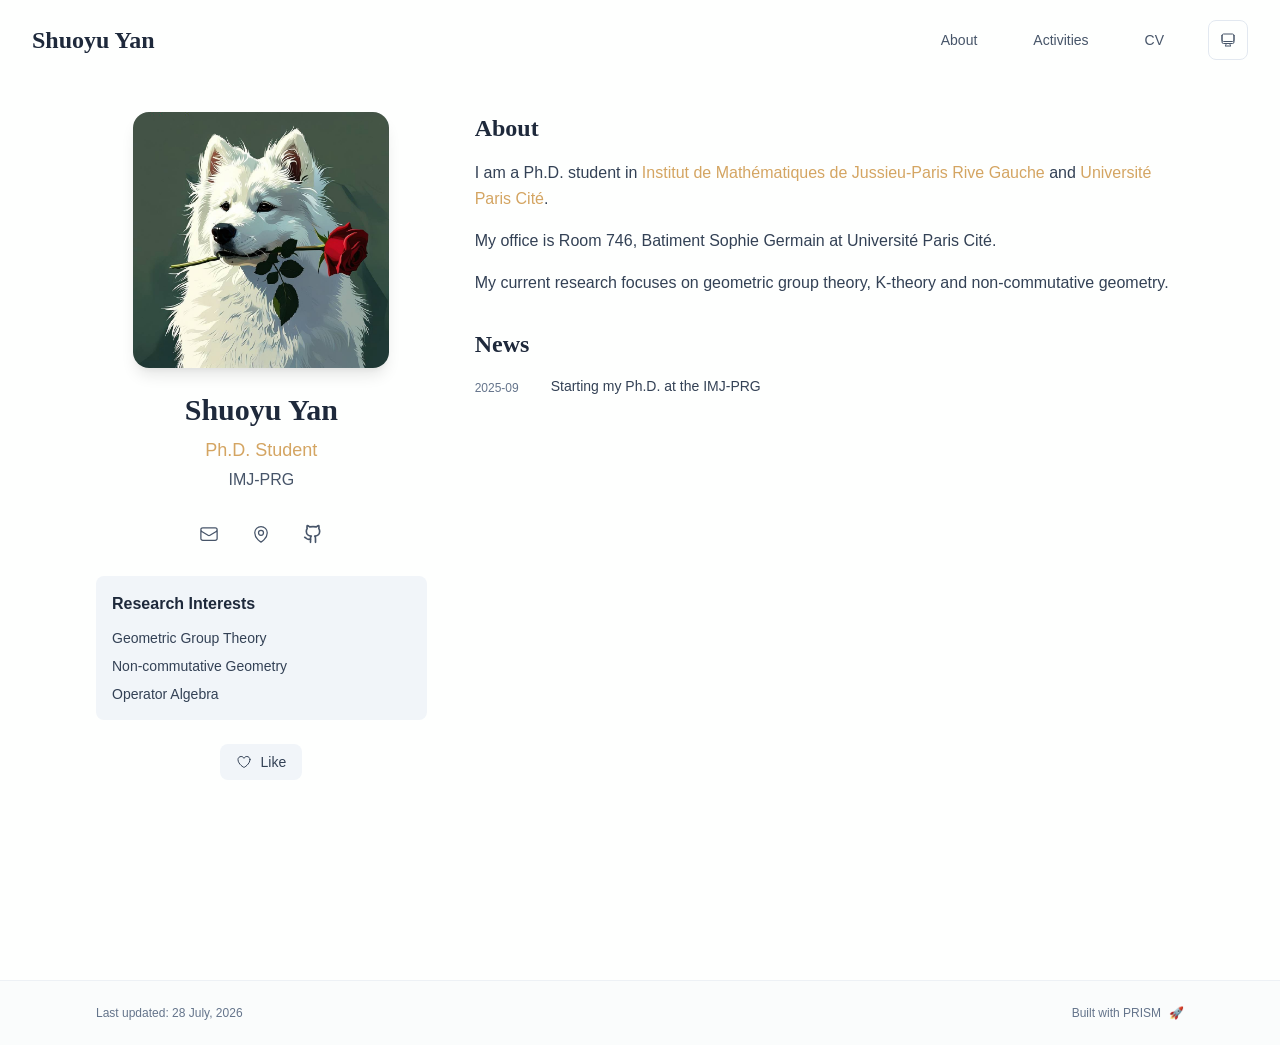
<file: index.html>
<!DOCTYPE html><html lang="en" class="scroll-smooth"><head><meta charSet="utf-8"/><meta name="viewport" content="width=device-width, initial-scale=1"/><link rel="preload" as="image" href="/bio.jpg"/><link rel="stylesheet" href="/_next/static/css/dc8431c6b614fb7f.css" data-precedence="next"/><link rel="preload" as="script" fetchPriority="low" href="/_next/static/chunks/webpack-679b75d1c4c2027c.js"/><script src="/_next/static/chunks/4bd1b696-70b6d399998de86a.js" async=""></script><script src="/_next/static/chunks/684-5aaa8290a129f299.js" async=""></script><script src="/_next/static/chunks/main-app-b702351fcf8ebbeb.js" async=""></script><script src="/_next/static/chunks/17-9c04c9413a9f9f1f.js" async=""></script><script src="/_next/static/chunks/874-6cc630662f3664af.js" async=""></script><script src="/_next/static/chunks/862-15038af301665bb3.js" async=""></script><script src="/_next/static/chunks/app/layout-f789c72f5628ac4d.js" async=""></script><script src="/_next/static/chunks/178-595a94b9af1e67b5.js" async=""></script><script src="/_next/static/chunks/748-333977ff9ab9c4a6.js" async=""></script><script src="/_next/static/chunks/app/page-b5557d51610cfb2b.js" async=""></script><link rel="icon" href="/favicon.svg" type="image/svg+xml"/><link rel="dns-prefetch" href="https://google-fonts.jialeliu.com"/><link rel="preconnect" href="https://google-fonts.jialeliu.com" crossorigin=""/><link rel="preload" as="style" href="https://google-fonts.jialeliu.com/css2?family=Inter:wght@300;400;500;600;700&amp;family=Crimson+Text:ital,wght@0,400;0,600;1,400&amp;display=swap"/><link rel="stylesheet" id="gfonts-css" href="https://google-fonts.jialeliu.com/css2?family=Inter:wght@300;400;500;600;700&amp;family=Crimson+Text:ital,wght@0,400;0,600;1,400&amp;display=swap" media="print"/><script>
              (function(){
                var l = document.getElementById('gfonts-css');
                if (!l) return;
                if (l.media !== 'all') {
                  l.addEventListener('load', function(){ try { l.media = 'all'; } catch(e){} });
                }
              })();
            </script><noscript><link rel="stylesheet" href="https://google-fonts.jialeliu.com/css2?family=Inter:wght@300;400;500;600;700&amp;family=Crimson+Text:ital,wght@0,400;0,600;1,400&amp;display=swap"/></noscript><script>
              try {
                const theme = localStorage.getItem('theme-storage');
                const parsed = theme ? JSON.parse(theme) : null;
                const setting = parsed?.state?.theme || 'system';
                const prefersDark = typeof window !== 'undefined' && window.matchMedia && window.matchMedia('(prefers-color-scheme: dark)').matches;
                const effective = setting === 'dark' ? 'dark' : (setting === 'light' ? 'light' : (prefersDark ? 'dark' : 'light'));
                var root = document.documentElement;
                root.classList.add(effective);
                root.setAttribute('data-theme', effective);
              } catch (e) {
                var root = document.documentElement;
                root.classList.add('light');
                root.setAttribute('data-theme', 'light');
              }
            </script><title>Shuoyu Yan</title><meta name="description" content="Ph.D. student at IMJ-PRG."/><meta name="author" content="Shuoyu Yan"/><meta name="keywords" content="Shuoyu Yan,PhD,Research,IMJ-PRG"/><meta name="creator" content="Shuoyu Yan"/><meta name="publisher" content="Shuoyu Yan"/><meta property="og:title" content="Shuoyu Yan"/><meta property="og:description" content="Ph.D. student at IMJ-PRG."/><meta property="og:site_name" content="Shuoyu Yan&#x27;s Academic Website"/><meta property="og:locale" content="en_US"/><meta property="og:type" content="website"/><meta name="twitter:card" content="summary"/><meta name="twitter:title" content="Shuoyu Yan"/><meta name="twitter:description" content="Ph.D. student at IMJ-PRG."/><link rel="icon" href="/favicon.svg"/><script>document.querySelectorAll('body link[rel="icon"], body link[rel="apple-touch-icon"]').forEach(el => document.head.appendChild(el))</script><script src="/_next/static/chunks/polyfills-42372ed130431b0a.js" noModule=""></script></head><body class="font-sans antialiased"><div style="visibility:hidden"><nav class="fixed top-0 left-0 right-0 z-50" data-headlessui-state=""><div class="transition-all duration-300 ease-out bg-transparent" style="transform:translateY(-100px)"><div class="max-w-7xl mx-auto px-4 sm:px-6 lg:px-8"><div class="flex justify-between items-center h-16 lg:h-20"><div class="flex-shrink-0" tabindex="0"><a class="text-xl lg:text-2xl font-serif font-semibold text-primary hover:text-accent transition-colors duration-200" href="/">Shuoyu Yan</a></div><div class="hidden lg:block"><div class="ml-10 flex items-center space-x-8"><div class="flex items-baseline space-x-8"><a class="relative px-3 py-2 text-sm font-medium transition-all duration-200 rounded hover:bg-accent/10 hover:shadow-sm text-primary" href="/"><span class="relative z-10">About</span><div class="absolute inset-0 bg-accent/10 rounded-lg"></div></a><a class="relative px-3 py-2 text-sm font-medium transition-all duration-200 rounded hover:bg-accent/10 hover:shadow-sm text-neutral-600 hover:text-primary" href="/activities/"><span class="relative z-10">Activities</span></a><a class="relative px-3 py-2 text-sm font-medium transition-all duration-200 rounded hover:bg-accent/10 hover:shadow-sm text-neutral-600 hover:text-primary" href="/cv/"><span class="relative z-10">CV</span></a></div><div class="flex items-center justify-center w-10 h-10 rounded-lg border border-neutral-200 dark:border-[rgba(148,163,184,0.24)] bg-background dark:bg-neutral-800"><div class="w-4 h-4 rounded-full bg-neutral-300 animate-pulse"></div></div></div></div><div class="lg:hidden flex items-center space-x-2"><div class="flex items-center justify-center w-10 h-10 rounded-lg border border-neutral-200 dark:border-[rgba(148,163,184,0.24)] bg-background dark:bg-neutral-800"><div class="w-4 h-4 rounded-full bg-neutral-300 animate-pulse"></div></div><button class="inline-flex items-center justify-center p-2 rounded-md text-neutral-600 hover:text-primary hover:bg-neutral-100 dark:hover:bg-neutral-800 focus:outline-none focus:ring-2 focus:ring-inset focus:ring-accent transition-colors duration-200" id="headlessui-disclosure-button-«R5pdb»" type="button" aria-expanded="false" data-headlessui-state=""><span class="sr-only">Open main menu</span><div><svg xmlns="http://www.w3.org/2000/svg" fill="none" viewBox="0 0 24 24" stroke-width="1.5" stroke="currentColor" aria-hidden="true" data-slot="icon" class="block h-6 w-6"><path stroke-linecap="round" stroke-linejoin="round" d="M3.75 6.75h16.5M3.75 12h16.5m-16.5 5.25h16.5"></path></svg></div></button></div></div></div></div></nav><main class="min-h-screen pt-16 lg:pt-20"><div class="max-w-6xl mx-auto px-4 sm:px-6 lg:px-8 py-8 bg-background min-h-screen"><div class="grid grid-cols-1 lg:grid-cols-3 gap-12"><div class="lg:col-span-1"><div class="sticky top-8" style="opacity:0;transform:translateY(20px)"><div class="w-64 h-64 mx-auto mb-6 rounded-2xl overflow-hidden shadow-lg hover:shadow-xl transition-all duration-200 hover:scale-105"><img alt="Shuoyu Yan" width="256" height="256" decoding="async" data-nimg="1" class="w-full h-full object-cover object-[32%_center]" style="color:transparent" src="/bio.jpg"/></div><div class="text-center mb-6"><h1 class="text-3xl font-serif font-bold text-primary mb-2">Shuoyu Yan</h1><p class="text-lg text-accent font-medium mb-1">Ph.D. Student</p><p class="text-neutral-600 mb-2">IMJ-PRG</p></div><div class="flex flex-wrap justify-center gap-3 sm:gap-4 mb-6 relative px-2"><div class="relative"><button class="p-2 sm:p-2 transition-colors duration-200 text-neutral-600 dark:text-neutral-400 hover:text-accent" aria-label="Email"><svg xmlns="http://www.w3.org/2000/svg" fill="none" viewBox="0 0 24 24" stroke-width="1.5" stroke="currentColor" aria-hidden="true" data-slot="icon" class="h-5 w-5"><path stroke-linecap="round" stroke-linejoin="round" d="M21.75 6.75v10.5a2.25 2.25 0 0 1-2.25 2.25h-15a2.25 2.25 0 0 1-2.25-2.25V6.75m19.5 0A2.25 2.25 0 0 0 19.5 4.5h-15a2.25 2.25 0 0 0-2.25 2.25m19.5 0v.243a2.25 2.25 0 0 1-1.07 1.916l-7.5 4.615a2.25 2.25 0 0 1-2.36 0L3.32 8.91a2.25 2.25 0 0 1-1.07-1.916V6.75"></path></svg></button></div><div class="relative"><button class="p-2 sm:p-2 transition-colors duration-200 text-neutral-600 dark:text-neutral-400 hover:text-accent" aria-label="Location"><svg xmlns="http://www.w3.org/2000/svg" fill="none" viewBox="0 0 24 24" stroke-width="1.5" stroke="currentColor" aria-hidden="true" data-slot="icon" class="h-5 w-5"><path stroke-linecap="round" stroke-linejoin="round" d="M15 10.5a3 3 0 1 1-6 0 3 3 0 0 1 6 0Z"></path><path stroke-linecap="round" stroke-linejoin="round" d="M19.5 10.5c0 7.142-7.5 11.25-7.5 11.25S4.5 17.642 4.5 10.5a7.5 7.5 0 1 1 15 0Z"></path></svg></button></div><a href="https://github.com/EdmundWhis" target="_blank" rel="noopener noreferrer" class="p-2 sm:p-2 text-neutral-600 dark:text-neutral-400 hover:text-accent transition-colors duration-200" aria-label="GitHub"><svg xmlns="http://www.w3.org/2000/svg" width="24" height="24" viewBox="0 0 24 24" fill="none" stroke="currentColor" stroke-width="2" stroke-linecap="round" stroke-linejoin="round" class="lucide lucide-github h-5 w-5" aria-hidden="true"><path d="M15 22v-4a4.8 4.8 0 0 0-1-3.5c3 0 6-2 6-5.5.08-1.25-.27-2.48-1-3.5.28-1.15.28-2.35 0-3.5 0 0-1 0-3 1.5-2.64-.5-5.36-.5-8 0C6 2 5 2 5 2c-.3 1.15-.3 2.35 0 3.5A5.403 5.403 0 0 0 4 9c0 3.5 3 5.5 6 5.5-.39.49-.68 1.05-.85 1.65-.17.6-.22 1.23-.15 1.85v4"></path><path d="M9 18c-4.51 2-5-2-7-2"></path></svg></a></div><div class="bg-neutral-100 dark:bg-neutral-800 rounded-lg p-4 mb-6 hover:shadow-lg transition-all duration-200 hover:scale-[1.02]"><h3 class="font-semibold text-primary mb-3">Research Interests</h3><div class="space-y-2 text-sm text-neutral-700 dark:text-neutral-500"><div>Geometric Group Theory</div><div>Non-commutative Geometry</div><div>Operator Algebra</div></div></div><div class="flex justify-center"><div class="relative"><button class="flex items-center space-x-2 px-4 py-2 rounded-lg font-medium text-sm transition-all duration-200 bg-neutral-100 dark:bg-neutral-800 text-neutral-700 dark:text-neutral-500 hover:bg-red-50 dark:hover:bg-red-900/20 hover:text-red-600 dark:hover:text-red-400 cursor-pointer" tabindex="0"><svg xmlns="http://www.w3.org/2000/svg" fill="none" viewBox="0 0 24 24" stroke-width="1.5" stroke="currentColor" aria-hidden="true" data-slot="icon" class="h-4 w-4"><path stroke-linecap="round" stroke-linejoin="round" d="M21 8.25c0-2.485-2.099-4.5-4.688-4.5-1.935 0-3.597 1.126-4.312 2.733-.715-1.607-2.377-2.733-4.313-2.733C5.1 3.75 3 5.765 3 8.25c0 7.22 9 12 9 12s9-4.78 9-12Z"></path></svg><span>Like</span></button></div></div></div></div><div class="lg:col-span-2 space-y-8"><section id="about" class="scroll-mt-24 space-y-8"><section style="opacity:0;transform:translateY(20px)"><h2 class="text-2xl font-serif font-bold text-primary mb-4">About</h2><div class="text-neutral-700 dark:text-neutral-600 leading-relaxed"><p class="mb-4 last:mb-0">I am a Ph.D. student in <a href="https://www.imj-prg.fr/" node="[object Object]" target="_blank" rel="noopener noreferrer" class="text-accent font-medium transition-all duration-200 rounded hover:bg-accent/10 hover:shadow-sm">Institut de Mathématiques de Jussieu-Paris Rive Gauche</a> and <a href="https://u-paris.fr/" node="[object Object]" target="_blank" rel="noopener noreferrer" class="text-accent font-medium transition-all duration-200 rounded hover:bg-accent/10 hover:shadow-sm">Université Paris Cité</a>.</p>
<p class="mb-4 last:mb-0">My office is Room 746, Batiment Sophie Germain at Université Paris Cité.</p>
<p class="mb-4 last:mb-0">My current research focuses on geometric group theory, K-theory and non-commutative geometry.</p></div></section><section style="opacity:0;transform:translateY(20px)"><h2 class="text-2xl font-serif font-bold text-primary mb-4">News</h2><div class="space-y-3"><div class="flex items-start space-x-3"><span class="text-xs text-neutral-500 mt-1 w-16 flex-shrink-0">2025-09</span><p class="text-sm text-neutral-700">Starting my Ph.D. at the IMJ-PRG</p></div></div></section></section></div></div></div><!--$--><!--/$--><!--$--><!--/$--></main><footer class="border-t border-neutral-200/50 bg-neutral-50/50 dark:bg-neutral-900/50 dark:border-neutral-700/50"><div class="max-w-6xl mx-auto px-4 sm:px-6 lg:px-8 py-6"><div class="flex flex-col sm:flex-row justify-between items-center gap-2"><p class="text-xs text-neutral-500">Last updated: <!-- -->28 July, 2026</p><p class="text-xs text-neutral-500 flex items-center"><a href="https://github.com/xyjoey/PRISM" target="_blank" rel="noopener noreferrer">Built with PRISM</a><span class="ml-2">🚀</span></p></div></div></footer></div><script src="/_next/static/chunks/webpack-679b75d1c4c2027c.js" async=""></script><script>(self.__next_f=self.__next_f||[]).push([0])</script><script>self.__next_f.push([1,"1:\"$Sreact.fragment\"\n2:I[3719,[\"17\",\"static/chunks/17-9c04c9413a9f9f1f.js\",\"874\",\"static/chunks/874-6cc630662f3664af.js\",\"862\",\"static/chunks/862-15038af301665bb3.js\",\"177\",\"static/chunks/app/layout-f789c72f5628ac4d.js\"],\"ThemeProvider\"]\n3:I[768,[\"17\",\"static/chunks/17-9c04c9413a9f9f1f.js\",\"874\",\"static/chunks/874-6cc630662f3664af.js\",\"862\",\"static/chunks/862-15038af301665bb3.js\",\"177\",\"static/chunks/app/layout-f789c72f5628ac4d.js\"],\"default\"]\n4:I[7555,[],\"\"]\n5:I[1295,[],\"\"]\n6:I[2548,[\"17\",\"static/chunks/17-9c04c9413a9f9f1f.js\",\"874\",\"static/chunks/874-6cc630662f3664af.js\",\"862\",\"static/chunks/862-15038af301665bb3.js\",\"177\",\"static/chunks/app/layout-f789c72f5628ac4d.js\"],\"default\"]\n7:I[7437,[\"17\",\"static/chunks/17-9c04c9413a9f9f1f.js\",\"178\",\"static/chunks/178-595a94b9af1e67b5.js\",\"874\",\"static/chunks/874-6cc630662f3664af.js\",\"748\",\"static/chunks/748-333977ff9ab9c4a6.js\",\"974\",\"static/chunks/app/page-b5557d51610cfb2b.js\"],\"default\"]\n8:I[9507,[\"17\",\"static/chunks/17-9c04c9413a9f9f1f.js\",\"178\",\"static/chunks/178-595a94b9af1e67b5.js\",\"874\",\"static/chunks/874-6cc630662f3664af.js\",\"748\",\"static/chunks/748-333977ff9ab9c4a6.js\",\"974\",\"static/chunks/app/page-b5557d51610cfb2b.js\"],\"default\"]\n9:I[1990,[\"17\",\"static/chunks/17-9c04c9413a9f9f1f.js\",\"178\",\"static/chunks/178-595a94b9af1e67b5.js\",\"874\",\"static/chunks/874-6cc630662f3664af.js\",\"748\",\"static/chunks/748-333977ff9ab9c4a6.js\",\"974\",\"static/chunks/app/page-b5557d51610cfb2b.js\"],\"default\"]\na:I[9665,[],\"MetadataBoundary\"]\nc:I[9665,[],\"OutletBoundary\"]\nf:I[4911,[],\"AsyncMetadataOutlet\"]\n11:I[9665,[],\"ViewportBoundary\"]\n13:I[6614,[],\"\"]\n:HL[\"/_next/static/css/dc8431c6b614fb7f.css\",\"style\"]\n"])</script><script>self.__next_f.push([1,"0:{\"P\":null,\"b\":\"V45vHK30VpYD4qTr4jld6\",\"p\":\"\",\"c\":[\"\",\"\"],\"i\":false,\"f\":[[[\"\",{\"children\":[\"__PAGE__\",{}]},\"$undefined\",\"$undefined\",true],[\"\",[\"$\",\"$1\",\"c\",{\"children\":[[[\"$\",\"link\",\"0\",{\"rel\":\"stylesheet\",\"href\":\"/_next/static/css/dc8431c6b614fb7f.css\",\"precedence\":\"next\",\"crossOrigin\":\"$undefined\",\"nonce\":\"$undefined\"}]],[\"$\",\"html\",null,{\"lang\":\"en\",\"className\":\"scroll-smooth\",\"suppressHydrationWarning\":true,\"children\":[[\"$\",\"head\",null,{\"children\":[[\"$\",\"link\",null,{\"rel\":\"icon\",\"href\":\"/favicon.svg\",\"type\":\"image/svg+xml\"}],[\"$\",\"link\",null,{\"rel\":\"dns-prefetch\",\"href\":\"https://google-fonts.jialeliu.com\"}],[\"$\",\"link\",null,{\"rel\":\"preconnect\",\"href\":\"https://google-fonts.jialeliu.com\",\"crossOrigin\":\"\"}],[\"$\",\"link\",null,{\"rel\":\"preload\",\"as\":\"style\",\"href\":\"https://google-fonts.jialeliu.com/css2?family=Inter:wght@300;400;500;600;700\u0026family=Crimson+Text:ital,wght@0,400;0,600;1,400\u0026display=swap\"}],[\"$\",\"link\",null,{\"rel\":\"stylesheet\",\"id\":\"gfonts-css\",\"href\":\"https://google-fonts.jialeliu.com/css2?family=Inter:wght@300;400;500;600;700\u0026family=Crimson+Text:ital,wght@0,400;0,600;1,400\u0026display=swap\",\"media\":\"print\"}],[\"$\",\"script\",null,{\"dangerouslySetInnerHTML\":{\"__html\":\"\\n              (function(){\\n                var l = document.getElementById('gfonts-css');\\n                if (!l) return;\\n                if (l.media !== 'all') {\\n                  l.addEventListener('load', function(){ try { l.media = 'all'; } catch(e){} });\\n                }\\n              })();\\n            \"}}],[\"$\",\"noscript\",null,{\"children\":[\"$\",\"link\",null,{\"rel\":\"stylesheet\",\"href\":\"https://google-fonts.jialeliu.com/css2?family=Inter:wght@300;400;500;600;700\u0026family=Crimson+Text:ital,wght@0,400;0,600;1,400\u0026display=swap\"}]}],[\"$\",\"script\",null,{\"dangerouslySetInnerHTML\":{\"__html\":\"\\n              try {\\n                const theme = localStorage.getItem('theme-storage');\\n                const parsed = theme ? JSON.parse(theme) : null;\\n                const setting = parsed?.state?.theme || 'system';\\n                const prefersDark = typeof window !== 'undefined' \u0026\u0026 window.matchMedia \u0026\u0026 window.matchMedia('(prefers-color-scheme: dark)').matches;\\n                const effective = setting === 'dark' ? 'dark' : (setting === 'light' ? 'light' : (prefersDark ? 'dark' : 'light'));\\n                var root = document.documentElement;\\n                root.classList.add(effective);\\n                root.setAttribute('data-theme', effective);\\n              } catch (e) {\\n                var root = document.documentElement;\\n                root.classList.add('light');\\n                root.setAttribute('data-theme', 'light');\\n              }\\n            \"}}]]}],[\"$\",\"body\",null,{\"className\":\"font-sans antialiased\",\"children\":[\"$\",\"$L2\",null,{\"children\":[[\"$\",\"$L3\",null,{\"items\":[{\"title\":\"About\",\"type\":\"page\",\"target\":\"about\",\"href\":\"/\"},{\"title\":\"Activities\",\"type\":\"page\",\"target\":\"activities\",\"href\":\"/activities\"},{\"title\":\"CV\",\"type\":\"page\",\"target\":\"cv\",\"href\":\"/cv\"}],\"siteTitle\":\"Shuoyu Yan\",\"enableOnePageMode\":false}],[\"$\",\"main\",null,{\"className\":\"min-h-screen pt-16 lg:pt-20\",\"children\":[\"$\",\"$L4\",null,{\"parallelRouterKey\":\"children\",\"error\":\"$undefined\",\"errorStyles\":\"$undefined\",\"errorScripts\":\"$undefined\",\"template\":[\"$\",\"$L5\",null,{}],\"templateStyles\":\"$undefined\",\"templateScripts\":\"$undefined\",\"notFound\":[[[\"$\",\"title\",null,{\"children\":\"404: This page could not be found.\"}],[\"$\",\"div\",null,{\"style\":{\"fontFamily\":\"system-ui,\\\"Segoe UI\\\",Roboto,Helvetica,Arial,sans-serif,\\\"Apple Color Emoji\\\",\\\"Segoe UI Emoji\\\"\",\"height\":\"100vh\",\"textAlign\":\"center\",\"display\":\"flex\",\"flexDirection\":\"column\",\"alignItems\":\"center\",\"justifyContent\":\"center\"},\"children\":[\"$\",\"div\",null,{\"children\":[[\"$\",\"style\",null,{\"dangerouslySetInnerHTML\":{\"__html\":\"body{color:#000;background:#fff;margin:0}.next-error-h1{border-right:1px solid rgba(0,0,0,.3)}@media (prefers-color-scheme:dark){body{color:#fff;background:#000}.next-error-h1{border-right:1px solid rgba(255,255,255,.3)}}\"}}],[\"$\",\"h1\",null,{\"className\":\"next-error-h1\",\"style\":{\"display\":\"inline-block\",\"margin\":\"0 20px 0 0\",\"padding\":\"0 23px 0 0\",\"fontSize\":24,\"fontWeight\":500,\"verticalAlign\":\"top\",\"lineHeight\":\"49px\"},\"children\":404}],[\"$\",\"div\",null,{\"style\":{\"display\":\"inline-block\"},\"children\":[\"$\",\"h2\",null,{\"style\":{\"fontSize\":14,\"fontWeight\":400,\"lineHeight\":\"49px\",\"margin\":0},\"children\":\"This page could not be found.\"}]}]]}]}]],[]],\"forbidden\":\"$undefined\",\"unauthorized\":\"$undefined\"}]}],[\"$\",\"$L6\",null,{\"lastUpdated\":\"28 July, 2026\"}]]}]}]]}]]}],{\"children\":[\"__PAGE__\",[\"$\",\"$1\",\"c\",{\"children\":[[\"$\",\"div\",null,{\"className\":\"max-w-6xl mx-auto px-4 sm:px-6 lg:px-8 py-8 bg-background min-h-screen\",\"children\":[\"$\",\"div\",null,{\"className\":\"grid grid-cols-1 lg:grid-cols-3 gap-12\",\"children\":[[\"$\",\"div\",null,{\"className\":\"lg:col-span-1\",\"children\":[\"$\",\"$L7\",null,{\"author\":{\"name\":\"Shuoyu Yan\",\"title\":\"Ph.D. Student\",\"institution\":\"IMJ-PRG\",\"avatar\":\"/bio.jpg\"},\"social\":{\"email\":\"shuoyu.yan@imj-prg.fr\",\"location\":\"Paris, France\",\"location_url\":\"\",\"location_details\":[\"Room 746, Batiment Sophie Germain,\",\"Avenue de France, Paris, France\"],\"google_scholar\":\"\",\"orcid\":\"\",\"github\":\"https://github.com/EdmundWhis\",\"linkedin\":\"\"},\"features\":{\"enable_likes\":true,\"enable_one_page_mode\":false},\"researchInterests\":[\"Geometric Group Theory\",\"Non-commutative Geometry\",\"Operator Algebra\"]}]}],[\"$\",\"div\",null,{\"className\":\"lg:col-span-2 space-y-8\",\"children\":[[\"$\",\"section\",\"about\",{\"id\":\"about\",\"className\":\"scroll-mt-24 space-y-8\",\"children\":[[[\"$\",\"$L8\",\"about\",{\"content\":\"I am a Ph.D. student in [Institut de Mathématiques de Jussieu-Paris Rive Gauche](https://www.imj-prg.fr/) and [Université Paris Cité](https://u-paris.fr/).\\n\\nMy office is Room 746, Batiment Sophie Germain at Université Paris Cité.\\n\\nMy current research focuses on geometric group theory, K-theory and non-commutative geometry.\",\"title\":\"About\"}],[\"$\",\"$L9\",\"news\",{\"items\":[{\"date\":\"2025-09\",\"content\":\"Starting my Ph.D. at the IMJ-PRG\"}],\"title\":\"News\"}]],false,false,false]}]]}]]}]}],[\"$\",\"$La\",null,{\"children\":\"$Lb\"}],null,[\"$\",\"$Lc\",null,{\"children\":[\"$Ld\",\"$Le\",[\"$\",\"$Lf\",null,{\"promise\":\"$@10\"}]]}]]}],{},null,false]},null,false],[\"$\",\"$1\",\"h\",{\"children\":[null,[\"$\",\"$1\",\"JmkWc3i8kICYFMVkD5cFe\",{\"children\":[[\"$\",\"$L11\",null,{\"children\":\"$L12\"}],null]}],null]}],false]],\"m\":\"$undefined\",\"G\":[\"$13\",\"$undefined\"],\"s\":false,\"S\":true}\n"])</script><script>self.__next_f.push([1,"14:\"$Sreact.suspense\"\n15:I[4911,[],\"AsyncMetadata\"]\nb:[\"$\",\"$14\",null,{\"fallback\":null,\"children\":[\"$\",\"$L15\",null,{\"promise\":\"$@16\"}]}]\n"])</script><script>self.__next_f.push([1,"e:null\n"])</script><script>self.__next_f.push([1,"12:[[\"$\",\"meta\",\"0\",{\"charSet\":\"utf-8\"}],[\"$\",\"meta\",\"1\",{\"name\":\"viewport\",\"content\":\"width=device-width, initial-scale=1\"}]]\nd:null\n"])</script><script>self.__next_f.push([1,"16:{\"metadata\":[[\"$\",\"title\",\"0\",{\"children\":\"Shuoyu Yan\"}],[\"$\",\"meta\",\"1\",{\"name\":\"description\",\"content\":\"Ph.D. student at IMJ-PRG.\"}],[\"$\",\"meta\",\"2\",{\"name\":\"author\",\"content\":\"Shuoyu Yan\"}],[\"$\",\"meta\",\"3\",{\"name\":\"keywords\",\"content\":\"Shuoyu Yan,PhD,Research,IMJ-PRG\"}],[\"$\",\"meta\",\"4\",{\"name\":\"creator\",\"content\":\"Shuoyu Yan\"}],[\"$\",\"meta\",\"5\",{\"name\":\"publisher\",\"content\":\"Shuoyu Yan\"}],[\"$\",\"meta\",\"6\",{\"property\":\"og:title\",\"content\":\"Shuoyu Yan\"}],[\"$\",\"meta\",\"7\",{\"property\":\"og:description\",\"content\":\"Ph.D. student at IMJ-PRG.\"}],[\"$\",\"meta\",\"8\",{\"property\":\"og:site_name\",\"content\":\"Shuoyu Yan's Academic Website\"}],[\"$\",\"meta\",\"9\",{\"property\":\"og:locale\",\"content\":\"en_US\"}],[\"$\",\"meta\",\"10\",{\"property\":\"og:type\",\"content\":\"website\"}],[\"$\",\"meta\",\"11\",{\"name\":\"twitter:card\",\"content\":\"summary\"}],[\"$\",\"meta\",\"12\",{\"name\":\"twitter:title\",\"content\":\"Shuoyu Yan\"}],[\"$\",\"meta\",\"13\",{\"name\":\"twitter:description\",\"content\":\"Ph.D. student at IMJ-PRG.\"}],[\"$\",\"link\",\"14\",{\"rel\":\"icon\",\"href\":\"/favicon.svg\"}]],\"error\":null,\"digest\":\"$undefined\"}\n10:{\"metadata\":\"$16:metadata\",\"error\":null,\"digest\":\"$undefined\"}\n"])</script></body></html>
</file>
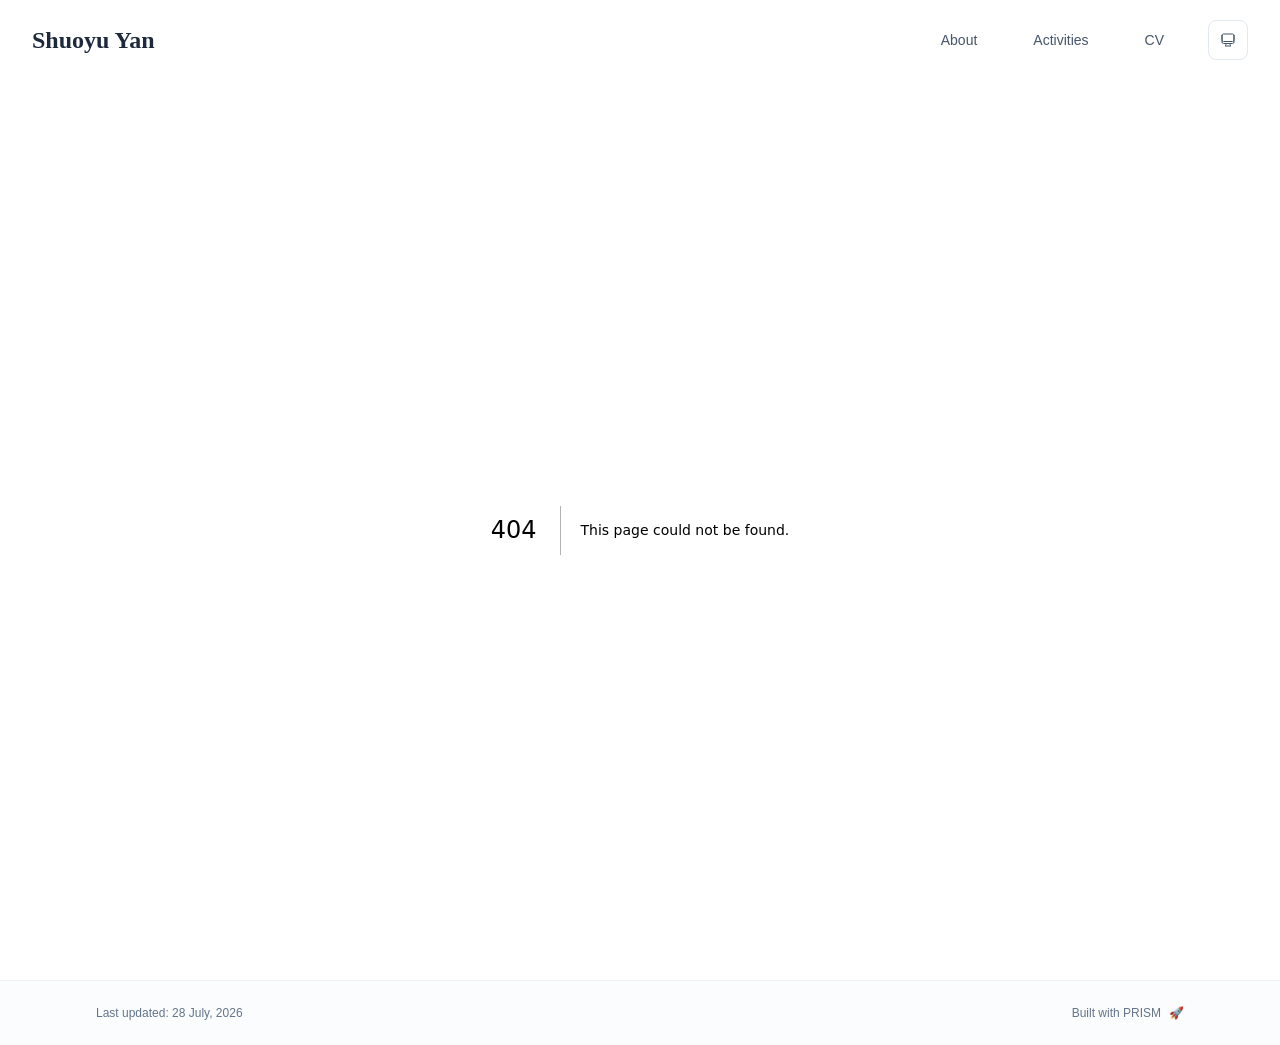
<file: 404/index.html>
<!DOCTYPE html><html lang="en" class="scroll-smooth"><head><meta charSet="utf-8"/><meta name="viewport" content="width=device-width, initial-scale=1"/><link rel="stylesheet" href="/_next/static/css/dc8431c6b614fb7f.css" data-precedence="next"/><link rel="preload" as="script" fetchPriority="low" href="/_next/static/chunks/webpack-679b75d1c4c2027c.js"/><script src="/_next/static/chunks/4bd1b696-70b6d399998de86a.js" async=""></script><script src="/_next/static/chunks/684-5aaa8290a129f299.js" async=""></script><script src="/_next/static/chunks/main-app-b702351fcf8ebbeb.js" async=""></script><script src="/_next/static/chunks/17-9c04c9413a9f9f1f.js" async=""></script><script src="/_next/static/chunks/874-6cc630662f3664af.js" async=""></script><script src="/_next/static/chunks/862-15038af301665bb3.js" async=""></script><script src="/_next/static/chunks/app/layout-f789c72f5628ac4d.js" async=""></script><meta name="robots" content="noindex"/><title>404: This page could not be found.</title><link rel="icon" href="/favicon.svg" type="image/svg+xml"/><link rel="dns-prefetch" href="https://google-fonts.jialeliu.com"/><link rel="preconnect" href="https://google-fonts.jialeliu.com" crossorigin=""/><link rel="preload" as="style" href="https://google-fonts.jialeliu.com/css2?family=Inter:wght@300;400;500;600;700&amp;family=Crimson+Text:ital,wght@0,400;0,600;1,400&amp;display=swap"/><link rel="stylesheet" id="gfonts-css" href="https://google-fonts.jialeliu.com/css2?family=Inter:wght@300;400;500;600;700&amp;family=Crimson+Text:ital,wght@0,400;0,600;1,400&amp;display=swap" media="print"/><script>
              (function(){
                var l = document.getElementById('gfonts-css');
                if (!l) return;
                if (l.media !== 'all') {
                  l.addEventListener('load', function(){ try { l.media = 'all'; } catch(e){} });
                }
              })();
            </script><noscript><link rel="stylesheet" href="https://google-fonts.jialeliu.com/css2?family=Inter:wght@300;400;500;600;700&amp;family=Crimson+Text:ital,wght@0,400;0,600;1,400&amp;display=swap"/></noscript><script>
              try {
                const theme = localStorage.getItem('theme-storage');
                const parsed = theme ? JSON.parse(theme) : null;
                const setting = parsed?.state?.theme || 'system';
                const prefersDark = typeof window !== 'undefined' && window.matchMedia && window.matchMedia('(prefers-color-scheme: dark)').matches;
                const effective = setting === 'dark' ? 'dark' : (setting === 'light' ? 'light' : (prefersDark ? 'dark' : 'light'));
                var root = document.documentElement;
                root.classList.add(effective);
                root.setAttribute('data-theme', effective);
              } catch (e) {
                var root = document.documentElement;
                root.classList.add('light');
                root.setAttribute('data-theme', 'light');
              }
            </script><title>Shuoyu Yan</title><meta name="description" content="Ph.D. student at IMJ-PRG."/><meta name="author" content="Shuoyu Yan"/><meta name="keywords" content="Shuoyu Yan,PhD,Research,IMJ-PRG"/><meta name="creator" content="Shuoyu Yan"/><meta name="publisher" content="Shuoyu Yan"/><meta property="og:title" content="Shuoyu Yan"/><meta property="og:description" content="Ph.D. student at IMJ-PRG."/><meta property="og:site_name" content="Shuoyu Yan&#x27;s Academic Website"/><meta property="og:locale" content="en_US"/><meta property="og:type" content="website"/><meta name="twitter:card" content="summary"/><meta name="twitter:title" content="Shuoyu Yan"/><meta name="twitter:description" content="Ph.D. student at IMJ-PRG."/><link rel="icon" href="/favicon.svg"/><script>document.querySelectorAll('body link[rel="icon"], body link[rel="apple-touch-icon"]').forEach(el => document.head.appendChild(el))</script><script src="/_next/static/chunks/polyfills-42372ed130431b0a.js" noModule=""></script></head><body class="font-sans antialiased"><div style="visibility:hidden"><nav class="fixed top-0 left-0 right-0 z-50" data-headlessui-state=""><div class="transition-all duration-300 ease-out bg-transparent" style="transform:translateY(-100px)"><div class="max-w-7xl mx-auto px-4 sm:px-6 lg:px-8"><div class="flex justify-between items-center h-16 lg:h-20"><div class="flex-shrink-0" tabindex="0"><a class="text-xl lg:text-2xl font-serif font-semibold text-primary hover:text-accent transition-colors duration-200" href="/">Shuoyu Yan</a></div><div class="hidden lg:block"><div class="ml-10 flex items-center space-x-8"><div class="flex items-baseline space-x-8"><a class="relative px-3 py-2 text-sm font-medium transition-all duration-200 rounded hover:bg-accent/10 hover:shadow-sm text-neutral-600 hover:text-primary" href="/"><span class="relative z-10">About</span></a><a class="relative px-3 py-2 text-sm font-medium transition-all duration-200 rounded hover:bg-accent/10 hover:shadow-sm text-neutral-600 hover:text-primary" href="/activities/"><span class="relative z-10">Activities</span></a><a class="relative px-3 py-2 text-sm font-medium transition-all duration-200 rounded hover:bg-accent/10 hover:shadow-sm text-neutral-600 hover:text-primary" href="/cv/"><span class="relative z-10">CV</span></a></div><div class="flex items-center justify-center w-10 h-10 rounded-lg border border-neutral-200 dark:border-[rgba(148,163,184,0.24)] bg-background dark:bg-neutral-800"><div class="w-4 h-4 rounded-full bg-neutral-300 animate-pulse"></div></div></div></div><div class="lg:hidden flex items-center space-x-2"><div class="flex items-center justify-center w-10 h-10 rounded-lg border border-neutral-200 dark:border-[rgba(148,163,184,0.24)] bg-background dark:bg-neutral-800"><div class="w-4 h-4 rounded-full bg-neutral-300 animate-pulse"></div></div><button class="inline-flex items-center justify-center p-2 rounded-md text-neutral-600 hover:text-primary hover:bg-neutral-100 dark:hover:bg-neutral-800 focus:outline-none focus:ring-2 focus:ring-inset focus:ring-accent transition-colors duration-200" id="headlessui-disclosure-button-«R5pdb»" type="button" aria-expanded="false" data-headlessui-state=""><span class="sr-only">Open main menu</span><div><svg xmlns="http://www.w3.org/2000/svg" fill="none" viewBox="0 0 24 24" stroke-width="1.5" stroke="currentColor" aria-hidden="true" data-slot="icon" class="block h-6 w-6"><path stroke-linecap="round" stroke-linejoin="round" d="M3.75 6.75h16.5M3.75 12h16.5m-16.5 5.25h16.5"></path></svg></div></button></div></div></div></div></nav><main class="min-h-screen pt-16 lg:pt-20"><div style="font-family:system-ui,&quot;Segoe UI&quot;,Roboto,Helvetica,Arial,sans-serif,&quot;Apple Color Emoji&quot;,&quot;Segoe UI Emoji&quot;;height:100vh;text-align:center;display:flex;flex-direction:column;align-items:center;justify-content:center"><div><style>body{color:#000;background:#fff;margin:0}.next-error-h1{border-right:1px solid rgba(0,0,0,.3)}@media (prefers-color-scheme:dark){body{color:#fff;background:#000}.next-error-h1{border-right:1px solid rgba(255,255,255,.3)}}</style><h1 class="next-error-h1" style="display:inline-block;margin:0 20px 0 0;padding:0 23px 0 0;font-size:24px;font-weight:500;vertical-align:top;line-height:49px">404</h1><div style="display:inline-block"><h2 style="font-size:14px;font-weight:400;line-height:49px;margin:0">This page could not be found.</h2></div></div></div><!--$--><!--/$--><!--$--><!--/$--></main><footer class="border-t border-neutral-200/50 bg-neutral-50/50 dark:bg-neutral-900/50 dark:border-neutral-700/50"><div class="max-w-6xl mx-auto px-4 sm:px-6 lg:px-8 py-6"><div class="flex flex-col sm:flex-row justify-between items-center gap-2"><p class="text-xs text-neutral-500">Last updated: <!-- -->28 July, 2026</p><p class="text-xs text-neutral-500 flex items-center"><a href="https://github.com/xyjoey/PRISM" target="_blank" rel="noopener noreferrer">Built with PRISM</a><span class="ml-2">🚀</span></p></div></div></footer></div><script src="/_next/static/chunks/webpack-679b75d1c4c2027c.js" async=""></script><script>(self.__next_f=self.__next_f||[]).push([0])</script><script>self.__next_f.push([1,"1:\"$Sreact.fragment\"\n2:I[3719,[\"17\",\"static/chunks/17-9c04c9413a9f9f1f.js\",\"874\",\"static/chunks/874-6cc630662f3664af.js\",\"862\",\"static/chunks/862-15038af301665bb3.js\",\"177\",\"static/chunks/app/layout-f789c72f5628ac4d.js\"],\"ThemeProvider\"]\n3:I[768,[\"17\",\"static/chunks/17-9c04c9413a9f9f1f.js\",\"874\",\"static/chunks/874-6cc630662f3664af.js\",\"862\",\"static/chunks/862-15038af301665bb3.js\",\"177\",\"static/chunks/app/layout-f789c72f5628ac4d.js\"],\"default\"]\n4:I[7555,[],\"\"]\n5:I[1295,[],\"\"]\n6:I[2548,[\"17\",\"static/chunks/17-9c04c9413a9f9f1f.js\",\"874\",\"static/chunks/874-6cc630662f3664af.js\",\"862\",\"static/chunks/862-15038af301665bb3.js\",\"177\",\"static/chunks/app/layout-f789c72f5628ac4d.js\"],\"default\"]\n7:I[9665,[],\"MetadataBoundary\"]\n9:I[9665,[],\"OutletBoundary\"]\nc:I[4911,[],\"AsyncMetadataOutlet\"]\ne:I[9665,[],\"ViewportBoundary\"]\n10:I[6614,[],\"\"]\n:HL[\"/_next/static/css/dc8431c6b614fb7f.css\",\"style\"]\n"])</script><script>self.__next_f.push([1,"0:{\"P\":null,\"b\":\"V45vHK30VpYD4qTr4jld6\",\"p\":\"\",\"c\":[\"\",\"_not-found\",\"\"],\"i\":false,\"f\":[[[\"\",{\"children\":[\"/_not-found\",{\"children\":[\"__PAGE__\",{}]}]},\"$undefined\",\"$undefined\",true],[\"\",[\"$\",\"$1\",\"c\",{\"children\":[[[\"$\",\"link\",\"0\",{\"rel\":\"stylesheet\",\"href\":\"/_next/static/css/dc8431c6b614fb7f.css\",\"precedence\":\"next\",\"crossOrigin\":\"$undefined\",\"nonce\":\"$undefined\"}]],[\"$\",\"html\",null,{\"lang\":\"en\",\"className\":\"scroll-smooth\",\"suppressHydrationWarning\":true,\"children\":[[\"$\",\"head\",null,{\"children\":[[\"$\",\"link\",null,{\"rel\":\"icon\",\"href\":\"/favicon.svg\",\"type\":\"image/svg+xml\"}],[\"$\",\"link\",null,{\"rel\":\"dns-prefetch\",\"href\":\"https://google-fonts.jialeliu.com\"}],[\"$\",\"link\",null,{\"rel\":\"preconnect\",\"href\":\"https://google-fonts.jialeliu.com\",\"crossOrigin\":\"\"}],[\"$\",\"link\",null,{\"rel\":\"preload\",\"as\":\"style\",\"href\":\"https://google-fonts.jialeliu.com/css2?family=Inter:wght@300;400;500;600;700\u0026family=Crimson+Text:ital,wght@0,400;0,600;1,400\u0026display=swap\"}],[\"$\",\"link\",null,{\"rel\":\"stylesheet\",\"id\":\"gfonts-css\",\"href\":\"https://google-fonts.jialeliu.com/css2?family=Inter:wght@300;400;500;600;700\u0026family=Crimson+Text:ital,wght@0,400;0,600;1,400\u0026display=swap\",\"media\":\"print\"}],[\"$\",\"script\",null,{\"dangerouslySetInnerHTML\":{\"__html\":\"\\n              (function(){\\n                var l = document.getElementById('gfonts-css');\\n                if (!l) return;\\n                if (l.media !== 'all') {\\n                  l.addEventListener('load', function(){ try { l.media = 'all'; } catch(e){} });\\n                }\\n              })();\\n            \"}}],[\"$\",\"noscript\",null,{\"children\":[\"$\",\"link\",null,{\"rel\":\"stylesheet\",\"href\":\"https://google-fonts.jialeliu.com/css2?family=Inter:wght@300;400;500;600;700\u0026family=Crimson+Text:ital,wght@0,400;0,600;1,400\u0026display=swap\"}]}],[\"$\",\"script\",null,{\"dangerouslySetInnerHTML\":{\"__html\":\"\\n              try {\\n                const theme = localStorage.getItem('theme-storage');\\n                const parsed = theme ? JSON.parse(theme) : null;\\n                const setting = parsed?.state?.theme || 'system';\\n                const prefersDark = typeof window !== 'undefined' \u0026\u0026 window.matchMedia \u0026\u0026 window.matchMedia('(prefers-color-scheme: dark)').matches;\\n                const effective = setting === 'dark' ? 'dark' : (setting === 'light' ? 'light' : (prefersDark ? 'dark' : 'light'));\\n                var root = document.documentElement;\\n                root.classList.add(effective);\\n                root.setAttribute('data-theme', effective);\\n              } catch (e) {\\n                var root = document.documentElement;\\n                root.classList.add('light');\\n                root.setAttribute('data-theme', 'light');\\n              }\\n            \"}}]]}],[\"$\",\"body\",null,{\"className\":\"font-sans antialiased\",\"children\":[\"$\",\"$L2\",null,{\"children\":[[\"$\",\"$L3\",null,{\"items\":[{\"title\":\"About\",\"type\":\"page\",\"target\":\"about\",\"href\":\"/\"},{\"title\":\"Activities\",\"type\":\"page\",\"target\":\"activities\",\"href\":\"/activities\"},{\"title\":\"CV\",\"type\":\"page\",\"target\":\"cv\",\"href\":\"/cv\"}],\"siteTitle\":\"Shuoyu Yan\",\"enableOnePageMode\":false}],[\"$\",\"main\",null,{\"className\":\"min-h-screen pt-16 lg:pt-20\",\"children\":[\"$\",\"$L4\",null,{\"parallelRouterKey\":\"children\",\"error\":\"$undefined\",\"errorStyles\":\"$undefined\",\"errorScripts\":\"$undefined\",\"template\":[\"$\",\"$L5\",null,{}],\"templateStyles\":\"$undefined\",\"templateScripts\":\"$undefined\",\"notFound\":[[[\"$\",\"title\",null,{\"children\":\"404: This page could not be found.\"}],[\"$\",\"div\",null,{\"style\":{\"fontFamily\":\"system-ui,\\\"Segoe UI\\\",Roboto,Helvetica,Arial,sans-serif,\\\"Apple Color Emoji\\\",\\\"Segoe UI Emoji\\\"\",\"height\":\"100vh\",\"textAlign\":\"center\",\"display\":\"flex\",\"flexDirection\":\"column\",\"alignItems\":\"center\",\"justifyContent\":\"center\"},\"children\":[\"$\",\"div\",null,{\"children\":[[\"$\",\"style\",null,{\"dangerouslySetInnerHTML\":{\"__html\":\"body{color:#000;background:#fff;margin:0}.next-error-h1{border-right:1px solid rgba(0,0,0,.3)}@media (prefers-color-scheme:dark){body{color:#fff;background:#000}.next-error-h1{border-right:1px solid rgba(255,255,255,.3)}}\"}}],[\"$\",\"h1\",null,{\"className\":\"next-error-h1\",\"style\":{\"display\":\"inline-block\",\"margin\":\"0 20px 0 0\",\"padding\":\"0 23px 0 0\",\"fontSize\":24,\"fontWeight\":500,\"verticalAlign\":\"top\",\"lineHeight\":\"49px\"},\"children\":404}],[\"$\",\"div\",null,{\"style\":{\"display\":\"inline-block\"},\"children\":[\"$\",\"h2\",null,{\"style\":{\"fontSize\":14,\"fontWeight\":400,\"lineHeight\":\"49px\",\"margin\":0},\"children\":\"This page could not be found.\"}]}]]}]}]],[]],\"forbidden\":\"$undefined\",\"unauthorized\":\"$undefined\"}]}],[\"$\",\"$L6\",null,{\"lastUpdated\":\"28 July, 2026\"}]]}]}]]}]]}],{\"children\":[\"/_not-found\",[\"$\",\"$1\",\"c\",{\"children\":[null,[\"$\",\"$L4\",null,{\"parallelRouterKey\":\"children\",\"error\":\"$undefined\",\"errorStyles\":\"$undefined\",\"errorScripts\":\"$undefined\",\"template\":[\"$\",\"$L5\",null,{}],\"templateStyles\":\"$undefined\",\"templateScripts\":\"$undefined\",\"notFound\":\"$undefined\",\"forbidden\":\"$undefined\",\"unauthorized\":\"$undefined\"}]]}],{\"children\":[\"__PAGE__\",[\"$\",\"$1\",\"c\",{\"children\":[[[\"$\",\"title\",null,{\"children\":\"404: This page could not be found.\"}],[\"$\",\"div\",null,{\"style\":\"$0:f:0:1:1:props:children:1:props:children:1:props:children:props:children:1:props:children:props:notFound:0:1:props:style\",\"children\":[\"$\",\"div\",null,{\"children\":[[\"$\",\"style\",null,{\"dangerouslySetInnerHTML\":{\"__html\":\"body{color:#000;background:#fff;margin:0}.next-error-h1{border-right:1px solid rgba(0,0,0,.3)}@media (prefers-color-scheme:dark){body{color:#fff;background:#000}.next-error-h1{border-right:1px solid rgba(255,255,255,.3)}}\"}}],[\"$\",\"h1\",null,{\"className\":\"next-error-h1\",\"style\":\"$0:f:0:1:1:props:children:1:props:children:1:props:children:props:children:1:props:children:props:notFound:0:1:props:children:props:children:1:props:style\",\"children\":404}],[\"$\",\"div\",null,{\"style\":\"$0:f:0:1:1:props:children:1:props:children:1:props:children:props:children:1:props:children:props:notFound:0:1:props:children:props:children:2:props:style\",\"children\":[\"$\",\"h2\",null,{\"style\":\"$0:f:0:1:1:props:children:1:props:children:1:props:children:props:children:1:props:children:props:notFound:0:1:props:children:props:children:2:props:children:props:style\",\"children\":\"This page could not be found.\"}]}]]}]}]],[\"$\",\"$L7\",null,{\"children\":\"$L8\"}],null,[\"$\",\"$L9\",null,{\"children\":[\"$La\",\"$Lb\",[\"$\",\"$Lc\",null,{\"promise\":\"$@d\"}]]}]]}],{},null,false]},null,false]},null,false],[\"$\",\"$1\",\"h\",{\"children\":[[\"$\",\"meta\",null,{\"name\":\"robots\",\"content\":\"noindex\"}],[\"$\",\"$1\",\"PUaItS1r-EfVgdGMfp_dY\",{\"children\":[[\"$\",\"$Le\",null,{\"children\":\"$Lf\"}],null]}],null]}],false]],\"m\":\"$undefined\",\"G\":[\"$10\",\"$undefined\"],\"s\":false,\"S\":true}\n"])</script><script>self.__next_f.push([1,"11:\"$Sreact.suspense\"\n12:I[4911,[],\"AsyncMetadata\"]\n8:[\"$\",\"$11\",null,{\"fallback\":null,\"children\":[\"$\",\"$L12\",null,{\"promise\":\"$@13\"}]}]\n"])</script><script>self.__next_f.push([1,"b:null\n"])</script><script>self.__next_f.push([1,"f:[[\"$\",\"meta\",\"0\",{\"charSet\":\"utf-8\"}],[\"$\",\"meta\",\"1\",{\"name\":\"viewport\",\"content\":\"width=device-width, initial-scale=1\"}]]\na:null\n"])</script><script>self.__next_f.push([1,"13:{\"metadata\":[[\"$\",\"title\",\"0\",{\"children\":\"Shuoyu Yan\"}],[\"$\",\"meta\",\"1\",{\"name\":\"description\",\"content\":\"Ph.D. student at IMJ-PRG.\"}],[\"$\",\"meta\",\"2\",{\"name\":\"author\",\"content\":\"Shuoyu Yan\"}],[\"$\",\"meta\",\"3\",{\"name\":\"keywords\",\"content\":\"Shuoyu Yan,PhD,Research,IMJ-PRG\"}],[\"$\",\"meta\",\"4\",{\"name\":\"creator\",\"content\":\"Shuoyu Yan\"}],[\"$\",\"meta\",\"5\",{\"name\":\"publisher\",\"content\":\"Shuoyu Yan\"}],[\"$\",\"meta\",\"6\",{\"property\":\"og:title\",\"content\":\"Shuoyu Yan\"}],[\"$\",\"meta\",\"7\",{\"property\":\"og:description\",\"content\":\"Ph.D. student at IMJ-PRG.\"}],[\"$\",\"meta\",\"8\",{\"property\":\"og:site_name\",\"content\":\"Shuoyu Yan's Academic Website\"}],[\"$\",\"meta\",\"9\",{\"property\":\"og:locale\",\"content\":\"en_US\"}],[\"$\",\"meta\",\"10\",{\"property\":\"og:type\",\"content\":\"website\"}],[\"$\",\"meta\",\"11\",{\"name\":\"twitter:card\",\"content\":\"summary\"}],[\"$\",\"meta\",\"12\",{\"name\":\"twitter:title\",\"content\":\"Shuoyu Yan\"}],[\"$\",\"meta\",\"13\",{\"name\":\"twitter:description\",\"content\":\"Ph.D. student at IMJ-PRG.\"}],[\"$\",\"link\",\"14\",{\"rel\":\"icon\",\"href\":\"/favicon.svg\"}]],\"error\":null,\"digest\":\"$undefined\"}\nd:{\"metadata\":\"$13:metadata\",\"error\":null,\"digest\":\"$undefined\"}\n"])</script></body></html>
</file>
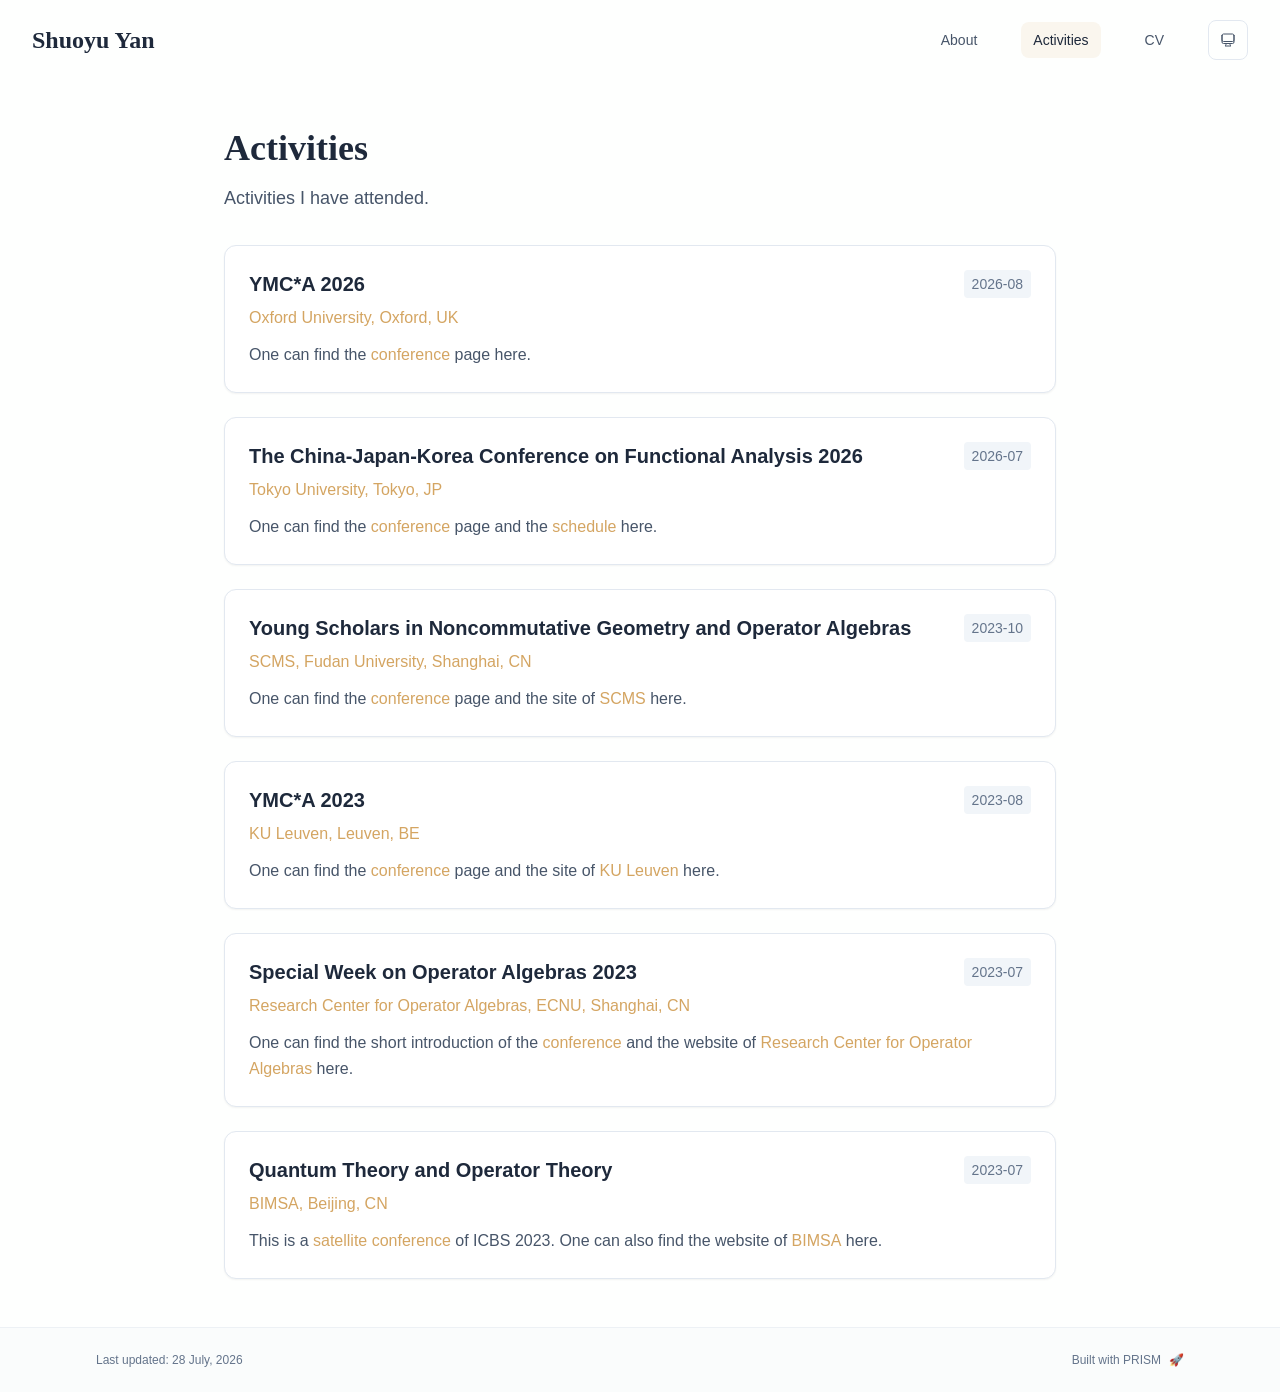
<file: activities/index.html>
<!DOCTYPE html><html lang="en" class="scroll-smooth"><head><meta charSet="utf-8"/><meta name="viewport" content="width=device-width, initial-scale=1"/><link rel="stylesheet" href="/_next/static/css/dc8431c6b614fb7f.css" data-precedence="next"/><link rel="preload" as="script" fetchPriority="low" href="/_next/static/chunks/webpack-679b75d1c4c2027c.js"/><script src="/_next/static/chunks/4bd1b696-70b6d399998de86a.js" async=""></script><script src="/_next/static/chunks/684-5aaa8290a129f299.js" async=""></script><script src="/_next/static/chunks/main-app-b702351fcf8ebbeb.js" async=""></script><script src="/_next/static/chunks/17-9c04c9413a9f9f1f.js" async=""></script><script src="/_next/static/chunks/874-6cc630662f3664af.js" async=""></script><script src="/_next/static/chunks/862-15038af301665bb3.js" async=""></script><script src="/_next/static/chunks/app/layout-f789c72f5628ac4d.js" async=""></script><script src="/_next/static/chunks/178-595a94b9af1e67b5.js" async=""></script><script src="/_next/static/chunks/748-333977ff9ab9c4a6.js" async=""></script><script src="/_next/static/chunks/app/%5Bslug%5D/page-8689ebe0b587ab22.js" async=""></script><link rel="icon" href="/favicon.svg" type="image/svg+xml"/><link rel="dns-prefetch" href="https://google-fonts.jialeliu.com"/><link rel="preconnect" href="https://google-fonts.jialeliu.com" crossorigin=""/><link rel="preload" as="style" href="https://google-fonts.jialeliu.com/css2?family=Inter:wght@300;400;500;600;700&amp;family=Crimson+Text:ital,wght@0,400;0,600;1,400&amp;display=swap"/><link rel="stylesheet" id="gfonts-css" href="https://google-fonts.jialeliu.com/css2?family=Inter:wght@300;400;500;600;700&amp;family=Crimson+Text:ital,wght@0,400;0,600;1,400&amp;display=swap" media="print"/><script>
              (function(){
                var l = document.getElementById('gfonts-css');
                if (!l) return;
                if (l.media !== 'all') {
                  l.addEventListener('load', function(){ try { l.media = 'all'; } catch(e){} });
                }
              })();
            </script><noscript><link rel="stylesheet" href="https://google-fonts.jialeliu.com/css2?family=Inter:wght@300;400;500;600;700&amp;family=Crimson+Text:ital,wght@0,400;0,600;1,400&amp;display=swap"/></noscript><script>
              try {
                const theme = localStorage.getItem('theme-storage');
                const parsed = theme ? JSON.parse(theme) : null;
                const setting = parsed?.state?.theme || 'system';
                const prefersDark = typeof window !== 'undefined' && window.matchMedia && window.matchMedia('(prefers-color-scheme: dark)').matches;
                const effective = setting === 'dark' ? 'dark' : (setting === 'light' ? 'light' : (prefersDark ? 'dark' : 'light'));
                var root = document.documentElement;
                root.classList.add(effective);
                root.setAttribute('data-theme', effective);
              } catch (e) {
                var root = document.documentElement;
                root.classList.add('light');
                root.setAttribute('data-theme', 'light');
              }
            </script><title>Activities | Shuoyu Yan</title><meta name="description" content="Activities I have attended."/><meta name="author" content="Shuoyu Yan"/><meta name="keywords" content="Shuoyu Yan,PhD,Research,IMJ-PRG"/><meta name="creator" content="Shuoyu Yan"/><meta name="publisher" content="Shuoyu Yan"/><meta property="og:title" content="Shuoyu Yan"/><meta property="og:description" content="Ph.D. student at IMJ-PRG."/><meta property="og:site_name" content="Shuoyu Yan&#x27;s Academic Website"/><meta property="og:locale" content="en_US"/><meta property="og:type" content="website"/><meta name="twitter:card" content="summary"/><meta name="twitter:title" content="Shuoyu Yan"/><meta name="twitter:description" content="Ph.D. student at IMJ-PRG."/><link rel="icon" href="/favicon.svg"/><script>document.querySelectorAll('body link[rel="icon"], body link[rel="apple-touch-icon"]').forEach(el => document.head.appendChild(el))</script><script src="/_next/static/chunks/polyfills-42372ed130431b0a.js" noModule=""></script></head><body class="font-sans antialiased"><div style="visibility:hidden"><nav class="fixed top-0 left-0 right-0 z-50" data-headlessui-state=""><div class="transition-all duration-300 ease-out bg-transparent" style="transform:translateY(-100px)"><div class="max-w-7xl mx-auto px-4 sm:px-6 lg:px-8"><div class="flex justify-between items-center h-16 lg:h-20"><div class="flex-shrink-0" tabindex="0"><a class="text-xl lg:text-2xl font-serif font-semibold text-primary hover:text-accent transition-colors duration-200" href="/">Shuoyu Yan</a></div><div class="hidden lg:block"><div class="ml-10 flex items-center space-x-8"><div class="flex items-baseline space-x-8"><a class="relative px-3 py-2 text-sm font-medium transition-all duration-200 rounded hover:bg-accent/10 hover:shadow-sm text-neutral-600 hover:text-primary" href="/"><span class="relative z-10">About</span></a><a class="relative px-3 py-2 text-sm font-medium transition-all duration-200 rounded hover:bg-accent/10 hover:shadow-sm text-primary" href="/activities/"><span class="relative z-10">Activities</span><div class="absolute inset-0 bg-accent/10 rounded-lg"></div></a><a class="relative px-3 py-2 text-sm font-medium transition-all duration-200 rounded hover:bg-accent/10 hover:shadow-sm text-neutral-600 hover:text-primary" href="/cv/"><span class="relative z-10">CV</span></a></div><div class="flex items-center justify-center w-10 h-10 rounded-lg border border-neutral-200 dark:border-[rgba(148,163,184,0.24)] bg-background dark:bg-neutral-800"><div class="w-4 h-4 rounded-full bg-neutral-300 animate-pulse"></div></div></div></div><div class="lg:hidden flex items-center space-x-2"><div class="flex items-center justify-center w-10 h-10 rounded-lg border border-neutral-200 dark:border-[rgba(148,163,184,0.24)] bg-background dark:bg-neutral-800"><div class="w-4 h-4 rounded-full bg-neutral-300 animate-pulse"></div></div><button class="inline-flex items-center justify-center p-2 rounded-md text-neutral-600 hover:text-primary hover:bg-neutral-100 dark:hover:bg-neutral-800 focus:outline-none focus:ring-2 focus:ring-inset focus:ring-accent transition-colors duration-200" id="headlessui-disclosure-button-«R5pdb»" type="button" aria-expanded="false" data-headlessui-state=""><span class="sr-only">Open main menu</span><div><svg xmlns="http://www.w3.org/2000/svg" fill="none" viewBox="0 0 24 24" stroke-width="1.5" stroke="currentColor" aria-hidden="true" data-slot="icon" class="block h-6 w-6"><path stroke-linecap="round" stroke-linejoin="round" d="M3.75 6.75h16.5M3.75 12h16.5m-16.5 5.25h16.5"></path></svg></div></button></div></div></div></div></nav><main class="min-h-screen pt-16 lg:pt-20"><div class="max-w-4xl mx-auto px-4 sm:px-6 lg:px-8 py-12"><div style="opacity:0;transform:translateY(20px)"><div class="mb-8"><h1 class="text-4xl font-serif font-bold text-primary mb-4">Activities</h1><div class="text-lg text-neutral-600 dark:text-neutral-500 max-w-2xl leading-relaxed"><p class="mb-3 last:mb-0">Activities I have attended.</p></div></div><div class="grid gap-6"><div class="bg-white dark:bg-neutral-900 p-6 rounded-xl shadow-sm border border-neutral-200 dark:border-neutral-800 hover:shadow-lg transition-all duration-200 hover:scale-[1.01]" style="opacity:0;transform:translateY(20px)"><div class="flex justify-between items-start mb-2"><h3 class="text-xl font-semibold text-primary">YMC*A 2026</h3><span class="text-sm text-neutral-500 font-medium bg-neutral-100 dark:bg-neutral-800 px-2 py-1 rounded">2026-08</span></div><p class="text-base text-accent font-medium mb-3">Oxford University, Oxford, UK</p><div class="text-base text-neutral-600 dark:text-neutral-500 leading-relaxed"><p class="mb-3 last:mb-0">One can find the <a href="https://sites.google.com/view/ymca-2026/home?authuser=0" node="[object Object]" target="_blank" rel="noopener noreferrer" class="text-accent font-medium transition-all duration-200 rounded hover:bg-accent/10 hover:shadow-sm">conference</a> page here.</p></div></div><div class="bg-white dark:bg-neutral-900 p-6 rounded-xl shadow-sm border border-neutral-200 dark:border-neutral-800 hover:shadow-lg transition-all duration-200 hover:scale-[1.01]" style="opacity:0;transform:translateY(20px)"><div class="flex justify-between items-start mb-2"><h3 class="text-xl font-semibold text-primary">The China-Japan-Korea Conference on Functional Analysis 2026</h3><span class="text-sm text-neutral-500 font-medium bg-neutral-100 dark:bg-neutral-800 px-2 py-1 rounded">2026-07</span></div><p class="text-base text-accent font-medium mb-3">Tokyo University, Tokyo, JP</p><div class="text-base text-neutral-600 dark:text-neutral-500 leading-relaxed"><p class="mb-3 last:mb-0">One can find the <a href="https://www.ms.u-tokyo.ac.jp/~yasuyuki/tokyo2026.htm" node="[object Object]" target="_blank" rel="noopener noreferrer" class="text-accent font-medium transition-all duration-200 rounded hover:bg-accent/10 hover:shadow-sm">conference</a> page and the <a href="https://www.ms.u-tokyo.ac.jp/~yasuyuki/cjk2026.htm" node="[object Object]" target="_blank" rel="noopener noreferrer" class="text-accent font-medium transition-all duration-200 rounded hover:bg-accent/10 hover:shadow-sm">schedule</a> here.</p></div></div><div class="bg-white dark:bg-neutral-900 p-6 rounded-xl shadow-sm border border-neutral-200 dark:border-neutral-800 hover:shadow-lg transition-all duration-200 hover:scale-[1.01]" style="opacity:0;transform:translateY(20px)"><div class="flex justify-between items-start mb-2"><h3 class="text-xl font-semibold text-primary">Young Scholars in Noncommutative Geometry and Operator Algebras</h3><span class="text-sm text-neutral-500 font-medium bg-neutral-100 dark:bg-neutral-800 px-2 py-1 rounded">2023-10</span></div><p class="text-base text-accent font-medium mb-3">SCMS, Fudan University, Shanghai, CN</p><div class="text-base text-neutral-600 dark:text-neutral-500 leading-relaxed"><p class="mb-3 last:mb-0">One can find the <a href="https://jianchao.notion.site/2023-47dce0afd2854304a6365aa1ddf54260" node="[object Object]" target="_blank" rel="noopener noreferrer" class="text-accent font-medium transition-all duration-200 rounded hover:bg-accent/10 hover:shadow-sm">conference</a> page and the site of <a href="https://scms.fudan.edu.cn/index.htm" node="[object Object]" target="_blank" rel="noopener noreferrer" class="text-accent font-medium transition-all duration-200 rounded hover:bg-accent/10 hover:shadow-sm">SCMS</a> here.</p></div></div><div class="bg-white dark:bg-neutral-900 p-6 rounded-xl shadow-sm border border-neutral-200 dark:border-neutral-800 hover:shadow-lg transition-all duration-200 hover:scale-[1.01]" style="opacity:0;transform:translateY(20px)"><div class="flex justify-between items-start mb-2"><h3 class="text-xl font-semibold text-primary">YMC*A 2023</h3><span class="text-sm text-neutral-500 font-medium bg-neutral-100 dark:bg-neutral-800 px-2 py-1 rounded">2023-08</span></div><p class="text-base text-accent font-medium mb-3">KU Leuven, Leuven, BE</p><div class="text-base text-neutral-600 dark:text-neutral-500 leading-relaxed"><p class="mb-3 last:mb-0">One can find the <a href="https://wis.kuleuven.be/events/YMCstarA" node="[object Object]" target="_blank" rel="noopener noreferrer" class="text-accent font-medium transition-all duration-200 rounded hover:bg-accent/10 hover:shadow-sm">conference</a> page and the site of <a href="https://wis.kuleuven.be/" node="[object Object]" target="_blank" rel="noopener noreferrer" class="text-accent font-medium transition-all duration-200 rounded hover:bg-accent/10 hover:shadow-sm">KU Leuven</a> here.</p></div></div><div class="bg-white dark:bg-neutral-900 p-6 rounded-xl shadow-sm border border-neutral-200 dark:border-neutral-800 hover:shadow-lg transition-all duration-200 hover:scale-[1.01]" style="opacity:0;transform:translateY(20px)"><div class="flex justify-between items-start mb-2"><h3 class="text-xl font-semibold text-primary">Special Week on Operator Algebras 2023</h3><span class="text-sm text-neutral-500 font-medium bg-neutral-100 dark:bg-neutral-800 px-2 py-1 rounded">2023-07</span></div><p class="text-base text-accent font-medium mb-3">Research Center for Operator Algebras, ECNU, Shanghai, CN</p><div class="text-base text-neutral-600 dark:text-neutral-500 leading-relaxed"><p class="mb-3 last:mb-0">One can find the short introduction of the <a href="https://math.ecnu.edu.cn/RCFOA/events/Special%20Week%20on%20Operator%20Algebras%20in%202023/2023SWOA.html" node="[object Object]" target="_blank" rel="noopener noreferrer" class="text-accent font-medium transition-all duration-200 rounded hover:bg-accent/10 hover:shadow-sm">conference</a> and the website of <a href="https://math.ecnu.edu.cn/RCFOA/index.html" node="[object Object]" target="_blank" rel="noopener noreferrer" class="text-accent font-medium transition-all duration-200 rounded hover:bg-accent/10 hover:shadow-sm">Research Center for Operator Algebras</a> here.</p></div></div><div class="bg-white dark:bg-neutral-900 p-6 rounded-xl shadow-sm border border-neutral-200 dark:border-neutral-800 hover:shadow-lg transition-all duration-200 hover:scale-[1.01]" style="opacity:0;transform:translateY(20px)"><div class="flex justify-between items-start mb-2"><h3 class="text-xl font-semibold text-primary">Quantum Theory and Operator Theory</h3><span class="text-sm text-neutral-500 font-medium bg-neutral-100 dark:bg-neutral-800 px-2 py-1 rounded">2023-07</span></div><p class="text-base text-accent font-medium mb-3">BIMSA, Beijing, CN</p><div class="text-base text-neutral-600 dark:text-neutral-500 leading-relaxed"><p class="mb-3 last:mb-0">This is a <a href="https://qlab.bimsa.cn/events/qtot/2023/" node="[object Object]" target="_blank" rel="noopener noreferrer" class="text-accent font-medium transition-all duration-200 rounded hover:bg-accent/10 hover:shadow-sm">satellite conference</a> of ICBS 2023. One can also find the website of <a href="https://www.bimsa.cn/" node="[object Object]" target="_blank" rel="noopener noreferrer" class="text-accent font-medium transition-all duration-200 rounded hover:bg-accent/10 hover:shadow-sm">BIMSA</a> here.</p></div></div></div></div></div><!--$--><!--/$--><!--$--><!--/$--></main><footer class="border-t border-neutral-200/50 bg-neutral-50/50 dark:bg-neutral-900/50 dark:border-neutral-700/50"><div class="max-w-6xl mx-auto px-4 sm:px-6 lg:px-8 py-6"><div class="flex flex-col sm:flex-row justify-between items-center gap-2"><p class="text-xs text-neutral-500">Last updated: <!-- -->28 July, 2026</p><p class="text-xs text-neutral-500 flex items-center"><a href="https://github.com/xyjoey/PRISM" target="_blank" rel="noopener noreferrer">Built with PRISM</a><span class="ml-2">🚀</span></p></div></div></footer></div><script src="/_next/static/chunks/webpack-679b75d1c4c2027c.js" async=""></script><script>(self.__next_f=self.__next_f||[]).push([0])</script><script>self.__next_f.push([1,"1:\"$Sreact.fragment\"\n2:I[3719,[\"17\",\"static/chunks/17-9c04c9413a9f9f1f.js\",\"874\",\"static/chunks/874-6cc630662f3664af.js\",\"862\",\"static/chunks/862-15038af301665bb3.js\",\"177\",\"static/chunks/app/layout-f789c72f5628ac4d.js\"],\"ThemeProvider\"]\n3:I[768,[\"17\",\"static/chunks/17-9c04c9413a9f9f1f.js\",\"874\",\"static/chunks/874-6cc630662f3664af.js\",\"862\",\"static/chunks/862-15038af301665bb3.js\",\"177\",\"static/chunks/app/layout-f789c72f5628ac4d.js\"],\"default\"]\n4:I[7555,[],\"\"]\n5:I[1295,[],\"\"]\n6:I[2548,[\"17\",\"static/chunks/17-9c04c9413a9f9f1f.js\",\"874\",\"static/chunks/874-6cc630662f3664af.js\",\"862\",\"static/chunks/862-15038af301665bb3.js\",\"177\",\"static/chunks/app/layout-f789c72f5628ac4d.js\"],\"default\"]\n8:I[9665,[],\"MetadataBoundary\"]\na:I[9665,[],\"OutletBoundary\"]\nd:I[4911,[],\"AsyncMetadataOutlet\"]\nf:I[9665,[],\"ViewportBoundary\"]\n11:I[6614,[],\"\"]\n:HL[\"/_next/static/css/dc8431c6b614fb7f.css\",\"style\"]\n"])</script><script>self.__next_f.push([1,"0:{\"P\":null,\"b\":\"V45vHK30VpYD4qTr4jld6\",\"p\":\"\",\"c\":[\"\",\"activities\",\"\"],\"i\":false,\"f\":[[[\"\",{\"children\":[[\"slug\",\"activities\",\"d\"],{\"children\":[\"__PAGE__\",{}]}]},\"$undefined\",\"$undefined\",true],[\"\",[\"$\",\"$1\",\"c\",{\"children\":[[[\"$\",\"link\",\"0\",{\"rel\":\"stylesheet\",\"href\":\"/_next/static/css/dc8431c6b614fb7f.css\",\"precedence\":\"next\",\"crossOrigin\":\"$undefined\",\"nonce\":\"$undefined\"}]],[\"$\",\"html\",null,{\"lang\":\"en\",\"className\":\"scroll-smooth\",\"suppressHydrationWarning\":true,\"children\":[[\"$\",\"head\",null,{\"children\":[[\"$\",\"link\",null,{\"rel\":\"icon\",\"href\":\"/favicon.svg\",\"type\":\"image/svg+xml\"}],[\"$\",\"link\",null,{\"rel\":\"dns-prefetch\",\"href\":\"https://google-fonts.jialeliu.com\"}],[\"$\",\"link\",null,{\"rel\":\"preconnect\",\"href\":\"https://google-fonts.jialeliu.com\",\"crossOrigin\":\"\"}],[\"$\",\"link\",null,{\"rel\":\"preload\",\"as\":\"style\",\"href\":\"https://google-fonts.jialeliu.com/css2?family=Inter:wght@300;400;500;600;700\u0026family=Crimson+Text:ital,wght@0,400;0,600;1,400\u0026display=swap\"}],[\"$\",\"link\",null,{\"rel\":\"stylesheet\",\"id\":\"gfonts-css\",\"href\":\"https://google-fonts.jialeliu.com/css2?family=Inter:wght@300;400;500;600;700\u0026family=Crimson+Text:ital,wght@0,400;0,600;1,400\u0026display=swap\",\"media\":\"print\"}],[\"$\",\"script\",null,{\"dangerouslySetInnerHTML\":{\"__html\":\"\\n              (function(){\\n                var l = document.getElementById('gfonts-css');\\n                if (!l) return;\\n                if (l.media !== 'all') {\\n                  l.addEventListener('load', function(){ try { l.media = 'all'; } catch(e){} });\\n                }\\n              })();\\n            \"}}],[\"$\",\"noscript\",null,{\"children\":[\"$\",\"link\",null,{\"rel\":\"stylesheet\",\"href\":\"https://google-fonts.jialeliu.com/css2?family=Inter:wght@300;400;500;600;700\u0026family=Crimson+Text:ital,wght@0,400;0,600;1,400\u0026display=swap\"}]}],[\"$\",\"script\",null,{\"dangerouslySetInnerHTML\":{\"__html\":\"\\n              try {\\n                const theme = localStorage.getItem('theme-storage');\\n                const parsed = theme ? JSON.parse(theme) : null;\\n                const setting = parsed?.state?.theme || 'system';\\n                const prefersDark = typeof window !== 'undefined' \u0026\u0026 window.matchMedia \u0026\u0026 window.matchMedia('(prefers-color-scheme: dark)').matches;\\n                const effective = setting === 'dark' ? 'dark' : (setting === 'light' ? 'light' : (prefersDark ? 'dark' : 'light'));\\n                var root = document.documentElement;\\n                root.classList.add(effective);\\n                root.setAttribute('data-theme', effective);\\n              } catch (e) {\\n                var root = document.documentElement;\\n                root.classList.add('light');\\n                root.setAttribute('data-theme', 'light');\\n              }\\n            \"}}]]}],[\"$\",\"body\",null,{\"className\":\"font-sans antialiased\",\"children\":[\"$\",\"$L2\",null,{\"children\":[[\"$\",\"$L3\",null,{\"items\":[{\"title\":\"About\",\"type\":\"page\",\"target\":\"about\",\"href\":\"/\"},{\"title\":\"Activities\",\"type\":\"page\",\"target\":\"activities\",\"href\":\"/activities\"},{\"title\":\"CV\",\"type\":\"page\",\"target\":\"cv\",\"href\":\"/cv\"}],\"siteTitle\":\"Shuoyu Yan\",\"enableOnePageMode\":false}],[\"$\",\"main\",null,{\"className\":\"min-h-screen pt-16 lg:pt-20\",\"children\":[\"$\",\"$L4\",null,{\"parallelRouterKey\":\"children\",\"error\":\"$undefined\",\"errorStyles\":\"$undefined\",\"errorScripts\":\"$undefined\",\"template\":[\"$\",\"$L5\",null,{}],\"templateStyles\":\"$undefined\",\"templateScripts\":\"$undefined\",\"notFound\":[[[\"$\",\"title\",null,{\"children\":\"404: This page could not be found.\"}],[\"$\",\"div\",null,{\"style\":{\"fontFamily\":\"system-ui,\\\"Segoe UI\\\",Roboto,Helvetica,Arial,sans-serif,\\\"Apple Color Emoji\\\",\\\"Segoe UI Emoji\\\"\",\"height\":\"100vh\",\"textAlign\":\"center\",\"display\":\"flex\",\"flexDirection\":\"column\",\"alignItems\":\"center\",\"justifyContent\":\"center\"},\"children\":[\"$\",\"div\",null,{\"children\":[[\"$\",\"style\",null,{\"dangerouslySetInnerHTML\":{\"__html\":\"body{color:#000;background:#fff;margin:0}.next-error-h1{border-right:1px solid rgba(0,0,0,.3)}@media (prefers-color-scheme:dark){body{color:#fff;background:#000}.next-error-h1{border-right:1px solid rgba(255,255,255,.3)}}\"}}],[\"$\",\"h1\",null,{\"className\":\"next-error-h1\",\"style\":{\"display\":\"inline-block\",\"margin\":\"0 20px 0 0\",\"padding\":\"0 23px 0 0\",\"fontSize\":24,\"fontWeight\":500,\"verticalAlign\":\"top\",\"lineHeight\":\"49px\"},\"children\":404}],[\"$\",\"div\",null,{\"style\":{\"display\":\"inline-block\"},\"children\":[\"$\",\"h2\",null,{\"style\":{\"fontSize\":14,\"fontWeight\":400,\"lineHeight\":\"49px\",\"margin\":0},\"children\":\"This page could not be found.\"}]}]]}]}]],[]],\"forbidden\":\"$undefined\",\"unauthorized\":\"$undefined\"}]}],[\"$\",\"$L6\",null,{\"lastUpdated\":\"28 July, 2026\"}]]}]}]]}]]}],{\"children\":[[\"slug\",\"activities\",\"d\"],[\"$\",\"$1\",\"c\",{\"children\":[null,[\"$\",\"$L4\",null,{\"parallelRouterKey\":\"children\",\"error\":\"$undefined\",\"errorStyles\":\"$undefined\",\"errorScripts\":\"$undefined\",\"template\":[\"$\",\"$L5\",null,{}],\"templateStyles\":\"$undefined\",\"templateScripts\":\"$undefined\",\"notFound\":\"$undefined\",\"forbidden\":\"$undefined\",\"unauthorized\":\"$undefined\"}]]}],{\"children\":[\"__PAGE__\",[\"$\",\"$1\",\"c\",{\"children\":[\"$L7\",[\"$\",\"$L8\",null,{\"children\":\"$L9\"}],null,[\"$\",\"$La\",null,{\"children\":[\"$Lb\",\"$Lc\",[\"$\",\"$Ld\",null,{\"promise\":\"$@e\"}]]}]]}],{},null,false]},null,false]},null,false],[\"$\",\"$1\",\"h\",{\"children\":[null,[\"$\",\"$1\",\"j0KSvfTOUN1vdV36U0GVA\",{\"children\":[[\"$\",\"$Lf\",null,{\"children\":\"$L10\"}],null]}],null]}],false]],\"m\":\"$undefined\",\"G\":[\"$11\",\"$undefined\"],\"s\":false,\"S\":true}\n"])</script><script>self.__next_f.push([1,"12:\"$Sreact.suspense\"\n13:I[4911,[],\"AsyncMetadata\"]\n15:I[3684,[\"17\",\"static/chunks/17-9c04c9413a9f9f1f.js\",\"178\",\"static/chunks/178-595a94b9af1e67b5.js\",\"748\",\"static/chunks/748-333977ff9ab9c4a6.js\",\"182\",\"static/chunks/app/%5Bslug%5D/page-8689ebe0b587ab22.js\"],\"default\"]\n9:[\"$\",\"$12\",null,{\"fallback\":null,\"children\":[\"$\",\"$L13\",null,{\"promise\":\"$@14\"}]}]\n7:[\"$\",\"div\",null,{\"className\":\"max-w-4xl mx-auto px-4 sm:px-6 lg:px-8 py-12\",\"children\":[false,false,[\"$\",\"$L15\",null,{\"config\":{\"type\":\"card\",\"title\":\"Activities\",\"description\":\"Activities I have attended.\",\"items\":[{\"title\":\"YMC*A 2026\",\"subtitle\":\"Oxford University, Oxford, UK\",\"date\":\"2026-08\",\"content\":\"One can find the [conference](https://sites.google.com/view/ymca-2026/home?authuser=0) page here.\"},{\"title\":\"The China-Japan-Korea Conference on Functional Analysis 2026\",\"subtitle\":\"Tokyo University, Tokyo, JP\",\"date\":\"2026-07\",\"content\":\"One can find the [conference](https://www.ms.u-tokyo.ac.jp/~yasuyuki/tokyo2026.htm) page and the [schedule](https://www.ms.u-tokyo.ac.jp/~yasuyuki/cjk2026.htm) here.\"},{\"title\":\"Young Scholars in Noncommutative Geometry and Operator Algebras\",\"subtitle\":\"SCMS, Fudan University, Shanghai, CN\",\"date\":\"2023-10\",\"content\":\"One can find the [conference](https://jianchao.notion.site/2023-47dce0afd2854304a6365aa1ddf54260) page and the site of [SCMS](https://scms.fudan.edu.cn/index.htm) here.\"},{\"title\":\"YMC*A 2023\",\"subtitle\":\"KU Leuven, Leuven, BE\",\"date\":\"2023-08\",\"content\":\"One can find the [conference](https://wis.kuleuven.be/events/YMCstarA) page and the site of [KU Leuven](https://wis.kuleuven.be/) here.\"},{\"title\":\"Special Week on Operator Algebras 2023\",\"subtitle\":\"Research Center for Operator Algebras, ECNU, Shanghai, CN\",\"date\":\"2023-07\",\"content\":\"One can find the short introduction of the [conference](https://math.ecnu.edu.cn/RCFOA/events/Special%20Week%20on%20Operator%20Algebras%20in%202023/2023SWOA.html) and the website of [Research Center for Operator Algebras](https://math.ecnu.edu.cn/RCFOA/index.html) here.\"},{"])</script><script>self.__next_f.push([1,"\"title\":\"Quantum Theory and Operator Theory\",\"subtitle\":\"BIMSA, Beijing, CN\",\"date\":\"2023-07\",\"content\":\"This is a [satellite conference](https://qlab.bimsa.cn/events/qtot/2023/) of ICBS 2023. One can also find the website of [BIMSA](https://www.bimsa.cn/) here.\"}]}}]]}]\n"])</script><script>self.__next_f.push([1,"c:null\n"])</script><script>self.__next_f.push([1,"10:[[\"$\",\"meta\",\"0\",{\"charSet\":\"utf-8\"}],[\"$\",\"meta\",\"1\",{\"name\":\"viewport\",\"content\":\"width=device-width, initial-scale=1\"}]]\nb:null\n"])</script><script>self.__next_f.push([1,"14:{\"metadata\":[[\"$\",\"title\",\"0\",{\"children\":\"Activities | Shuoyu Yan\"}],[\"$\",\"meta\",\"1\",{\"name\":\"description\",\"content\":\"Activities I have attended.\"}],[\"$\",\"meta\",\"2\",{\"name\":\"author\",\"content\":\"Shuoyu Yan\"}],[\"$\",\"meta\",\"3\",{\"name\":\"keywords\",\"content\":\"Shuoyu Yan,PhD,Research,IMJ-PRG\"}],[\"$\",\"meta\",\"4\",{\"name\":\"creator\",\"content\":\"Shuoyu Yan\"}],[\"$\",\"meta\",\"5\",{\"name\":\"publisher\",\"content\":\"Shuoyu Yan\"}],[\"$\",\"meta\",\"6\",{\"property\":\"og:title\",\"content\":\"Shuoyu Yan\"}],[\"$\",\"meta\",\"7\",{\"property\":\"og:description\",\"content\":\"Ph.D. student at IMJ-PRG.\"}],[\"$\",\"meta\",\"8\",{\"property\":\"og:site_name\",\"content\":\"Shuoyu Yan's Academic Website\"}],[\"$\",\"meta\",\"9\",{\"property\":\"og:locale\",\"content\":\"en_US\"}],[\"$\",\"meta\",\"10\",{\"property\":\"og:type\",\"content\":\"website\"}],[\"$\",\"meta\",\"11\",{\"name\":\"twitter:card\",\"content\":\"summary\"}],[\"$\",\"meta\",\"12\",{\"name\":\"twitter:title\",\"content\":\"Shuoyu Yan\"}],[\"$\",\"meta\",\"13\",{\"name\":\"twitter:description\",\"content\":\"Ph.D. student at IMJ-PRG.\"}],[\"$\",\"link\",\"14\",{\"rel\":\"icon\",\"href\":\"/favicon.svg\"}]],\"error\":null,\"digest\":\"$undefined\"}\ne:{\"metadata\":\"$14:metadata\",\"error\":null,\"digest\":\"$undefined\"}\n"])</script></body></html>
</file>
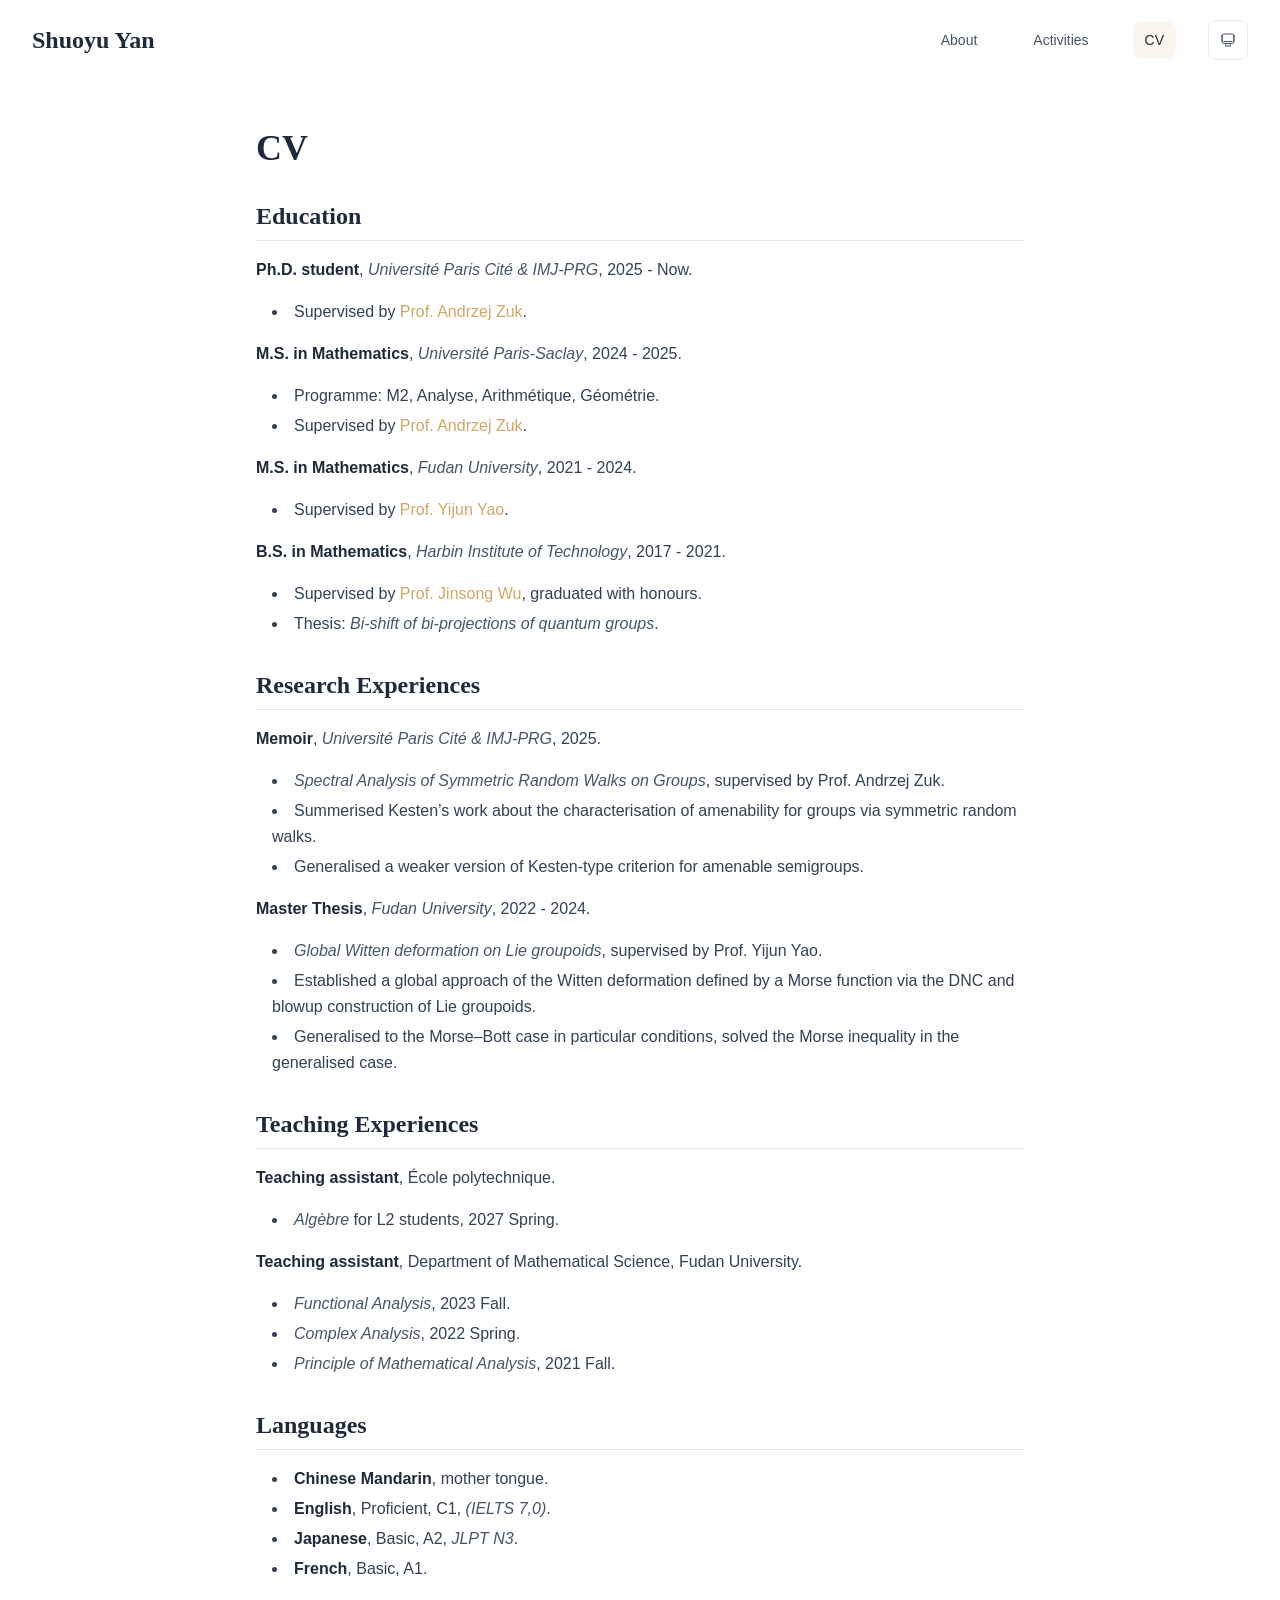
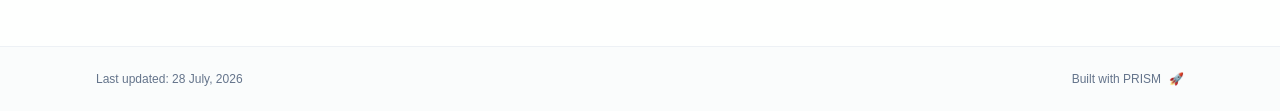
<file: cv/index.html>
<!DOCTYPE html><html lang="en" class="scroll-smooth"><head><meta charSet="utf-8"/><meta name="viewport" content="width=device-width, initial-scale=1"/><link rel="stylesheet" href="/_next/static/css/dc8431c6b614fb7f.css" data-precedence="next"/><link rel="preload" as="script" fetchPriority="low" href="/_next/static/chunks/webpack-679b75d1c4c2027c.js"/><script src="/_next/static/chunks/4bd1b696-70b6d399998de86a.js" async=""></script><script src="/_next/static/chunks/684-5aaa8290a129f299.js" async=""></script><script src="/_next/static/chunks/main-app-b702351fcf8ebbeb.js" async=""></script><script src="/_next/static/chunks/17-9c04c9413a9f9f1f.js" async=""></script><script src="/_next/static/chunks/874-6cc630662f3664af.js" async=""></script><script src="/_next/static/chunks/862-15038af301665bb3.js" async=""></script><script src="/_next/static/chunks/app/layout-f789c72f5628ac4d.js" async=""></script><script src="/_next/static/chunks/178-595a94b9af1e67b5.js" async=""></script><script src="/_next/static/chunks/748-333977ff9ab9c4a6.js" async=""></script><script src="/_next/static/chunks/app/%5Bslug%5D/page-8689ebe0b587ab22.js" async=""></script><link rel="icon" href="/favicon.svg" type="image/svg+xml"/><link rel="dns-prefetch" href="https://google-fonts.jialeliu.com"/><link rel="preconnect" href="https://google-fonts.jialeliu.com" crossorigin=""/><link rel="preload" as="style" href="https://google-fonts.jialeliu.com/css2?family=Inter:wght@300;400;500;600;700&amp;family=Crimson+Text:ital,wght@0,400;0,600;1,400&amp;display=swap"/><link rel="stylesheet" id="gfonts-css" href="https://google-fonts.jialeliu.com/css2?family=Inter:wght@300;400;500;600;700&amp;family=Crimson+Text:ital,wght@0,400;0,600;1,400&amp;display=swap" media="print"/><script>
              (function(){
                var l = document.getElementById('gfonts-css');
                if (!l) return;
                if (l.media !== 'all') {
                  l.addEventListener('load', function(){ try { l.media = 'all'; } catch(e){} });
                }
              })();
            </script><noscript><link rel="stylesheet" href="https://google-fonts.jialeliu.com/css2?family=Inter:wght@300;400;500;600;700&amp;family=Crimson+Text:ital,wght@0,400;0,600;1,400&amp;display=swap"/></noscript><script>
              try {
                const theme = localStorage.getItem('theme-storage');
                const parsed = theme ? JSON.parse(theme) : null;
                const setting = parsed?.state?.theme || 'system';
                const prefersDark = typeof window !== 'undefined' && window.matchMedia && window.matchMedia('(prefers-color-scheme: dark)').matches;
                const effective = setting === 'dark' ? 'dark' : (setting === 'light' ? 'light' : (prefersDark ? 'dark' : 'light'));
                var root = document.documentElement;
                root.classList.add(effective);
                root.setAttribute('data-theme', effective);
              } catch (e) {
                var root = document.documentElement;
                root.classList.add('light');
                root.setAttribute('data-theme', 'light');
              }
            </script><title>CV | Shuoyu Yan</title><meta name="author" content="Shuoyu Yan"/><meta name="keywords" content="Shuoyu Yan,PhD,Research,IMJ-PRG"/><meta name="creator" content="Shuoyu Yan"/><meta name="publisher" content="Shuoyu Yan"/><meta property="og:title" content="Shuoyu Yan"/><meta property="og:description" content="Ph.D. student at IMJ-PRG."/><meta property="og:site_name" content="Shuoyu Yan&#x27;s Academic Website"/><meta property="og:locale" content="en_US"/><meta property="og:type" content="website"/><meta name="twitter:card" content="summary"/><meta name="twitter:title" content="Shuoyu Yan"/><meta name="twitter:description" content="Ph.D. student at IMJ-PRG."/><link rel="icon" href="/favicon.svg"/><script>document.querySelectorAll('body link[rel="icon"], body link[rel="apple-touch-icon"]').forEach(el => document.head.appendChild(el))</script><script src="/_next/static/chunks/polyfills-42372ed130431b0a.js" noModule=""></script></head><body class="font-sans antialiased"><div style="visibility:hidden"><nav class="fixed top-0 left-0 right-0 z-50" data-headlessui-state=""><div class="transition-all duration-300 ease-out bg-transparent" style="transform:translateY(-100px)"><div class="max-w-7xl mx-auto px-4 sm:px-6 lg:px-8"><div class="flex justify-between items-center h-16 lg:h-20"><div class="flex-shrink-0" tabindex="0"><a class="text-xl lg:text-2xl font-serif font-semibold text-primary hover:text-accent transition-colors duration-200" href="/">Shuoyu Yan</a></div><div class="hidden lg:block"><div class="ml-10 flex items-center space-x-8"><div class="flex items-baseline space-x-8"><a class="relative px-3 py-2 text-sm font-medium transition-all duration-200 rounded hover:bg-accent/10 hover:shadow-sm text-neutral-600 hover:text-primary" href="/"><span class="relative z-10">About</span></a><a class="relative px-3 py-2 text-sm font-medium transition-all duration-200 rounded hover:bg-accent/10 hover:shadow-sm text-neutral-600 hover:text-primary" href="/activities/"><span class="relative z-10">Activities</span></a><a class="relative px-3 py-2 text-sm font-medium transition-all duration-200 rounded hover:bg-accent/10 hover:shadow-sm text-primary" href="/cv/"><span class="relative z-10">CV</span><div class="absolute inset-0 bg-accent/10 rounded-lg"></div></a></div><div class="flex items-center justify-center w-10 h-10 rounded-lg border border-neutral-200 dark:border-[rgba(148,163,184,0.24)] bg-background dark:bg-neutral-800"><div class="w-4 h-4 rounded-full bg-neutral-300 animate-pulse"></div></div></div></div><div class="lg:hidden flex items-center space-x-2"><div class="flex items-center justify-center w-10 h-10 rounded-lg border border-neutral-200 dark:border-[rgba(148,163,184,0.24)] bg-background dark:bg-neutral-800"><div class="w-4 h-4 rounded-full bg-neutral-300 animate-pulse"></div></div><button class="inline-flex items-center justify-center p-2 rounded-md text-neutral-600 hover:text-primary hover:bg-neutral-100 dark:hover:bg-neutral-800 focus:outline-none focus:ring-2 focus:ring-inset focus:ring-accent transition-colors duration-200" id="headlessui-disclosure-button-«R5pdb»" type="button" aria-expanded="false" data-headlessui-state=""><span class="sr-only">Open main menu</span><div><svg xmlns="http://www.w3.org/2000/svg" fill="none" viewBox="0 0 24 24" stroke-width="1.5" stroke="currentColor" aria-hidden="true" data-slot="icon" class="block h-6 w-6"><path stroke-linecap="round" stroke-linejoin="round" d="M3.75 6.75h16.5M3.75 12h16.5m-16.5 5.25h16.5"></path></svg></div></button></div></div></div></div></nav><main class="min-h-screen pt-16 lg:pt-20"><div class="max-w-4xl mx-auto px-4 sm:px-6 lg:px-8 py-12"><div class="max-w-3xl mx-auto" style="opacity:0;transform:translateY(20px)"><h1 class="text-4xl font-serif font-bold text-primary mb-4">CV</h1><div class="text-neutral-700 dark:text-neutral-600 leading-relaxed"><h2 class="text-2xl font-serif font-bold text-primary mt-8 mb-4 border-b border-neutral-200 dark:border-neutral-800 pb-2">Education</h2>
<p class="mb-4 last:mb-0"><strong class="font-semibold text-primary">Ph.D. student</strong>, <em class="italic text-neutral-600 dark:text-neutral-500">Université Paris Cité &amp; IMJ-PRG</em>, 2025 - Now.</p>
<ul class="list-disc list-inside mb-4 space-y-1 ml-4">
<li class="mb-1">Supervised by <a href="https://webusers.imj-prg.fr/~andrzej.zuk/index.html" node="[object Object]" target="_blank" rel="noopener noreferrer" class="text-accent font-medium transition-all duration-200 rounded hover:bg-accent/10 hover:shadow-sm">Prof. Andrzej Zuk</a>.</li>
</ul>
<p class="mb-4 last:mb-0"><strong class="font-semibold text-primary">M.S. in Mathematics</strong>, <em class="italic text-neutral-600 dark:text-neutral-500">Université Paris-Saclay</em>, 2024 - 2025.</p>
<ul class="list-disc list-inside mb-4 space-y-1 ml-4">
<li class="mb-1">Programme: M2, Analyse, Arithmétique, Géométrie.</li>
<li class="mb-1">Supervised by <a href="https://webusers.imj-prg.fr/~andrzej.zuk/index.html" node="[object Object]" target="_blank" rel="noopener noreferrer" class="text-accent font-medium transition-all duration-200 rounded hover:bg-accent/10 hover:shadow-sm">Prof. Andrzej Zuk</a>.</li>
</ul>
<p class="mb-4 last:mb-0"><strong class="font-semibold text-primary">M.S. in Mathematics</strong>, <em class="italic text-neutral-600 dark:text-neutral-500">Fudan University</em>, 2021 - 2024.</p>
<ul class="list-disc list-inside mb-4 space-y-1 ml-4">
<li class="mb-1">Supervised by <a href="https://math.fudan.edu.cn/fa/00/c30607a326144/page.htm" node="[object Object]" target="_blank" rel="noopener noreferrer" class="text-accent font-medium transition-all duration-200 rounded hover:bg-accent/10 hover:shadow-sm">Prof. Yijun Yao</a>.</li>
</ul>
<p class="mb-4 last:mb-0"><strong class="font-semibold text-primary">B.S. in Mathematics</strong>, <em class="italic text-neutral-600 dark:text-neutral-500">Harbin Institute of Technology</em>, 2017 - 2021.</p>
<ul class="list-disc list-inside mb-4 space-y-1 ml-4">
<li class="mb-1">Supervised by <a href="https://www.bimsa.cn/zh-CN/detail/jinsongwu.html" node="[object Object]" target="_blank" rel="noopener noreferrer" class="text-accent font-medium transition-all duration-200 rounded hover:bg-accent/10 hover:shadow-sm">Prof. Jinsong Wu</a>, graduated with honours.</li>
<li class="mb-1">Thesis: <em class="italic text-neutral-600 dark:text-neutral-500">Bi-shift of bi-projections of quantum groups</em>.</li>
</ul>
<h2 class="text-2xl font-serif font-bold text-primary mt-8 mb-4 border-b border-neutral-200 dark:border-neutral-800 pb-2">Research Experiences</h2>
<p class="mb-4 last:mb-0"><strong class="font-semibold text-primary">Memoir</strong>, <em class="italic text-neutral-600 dark:text-neutral-500">Université Paris Cité &amp; IMJ-PRG</em>, 2025.</p>
<ul class="list-disc list-inside mb-4 space-y-1 ml-4">
<li class="mb-1"><em class="italic text-neutral-600 dark:text-neutral-500">Spectral Analysis of Symmetric Random Walks on Groups</em>, supervised by Prof. Andrzej Zuk.</li>
<li class="mb-1">Summerised Kesten’s work about the characterisation of amenability for groups via symmetric random walks.</li>
<li class="mb-1">Generalised a weaker version of Kesten-type criterion for amenable semigroups.</li>
</ul>
<p class="mb-4 last:mb-0"><strong class="font-semibold text-primary">Master Thesis</strong>, <em class="italic text-neutral-600 dark:text-neutral-500">Fudan University</em>, 2022 - 2024.</p>
<ul class="list-disc list-inside mb-4 space-y-1 ml-4">
<li class="mb-1"><em class="italic text-neutral-600 dark:text-neutral-500">Global Witten deformation on Lie groupoids</em>, supervised by Prof. Yijun Yao.</li>
<li class="mb-1">Established a global approach of the Witten deformation defined by a Morse function via the DNC and blowup construction of Lie groupoids.</li>
<li class="mb-1">Generalised to the Morse–Bott case in particular conditions, solved the Morse inequality in the generalised case.</li>
</ul>
<h2 class="text-2xl font-serif font-bold text-primary mt-8 mb-4 border-b border-neutral-200 dark:border-neutral-800 pb-2">Teaching Experiences</h2>
<p class="mb-4 last:mb-0"><strong class="font-semibold text-primary">Teaching assistant</strong>, École polytechnique.</p>
<ul class="list-disc list-inside mb-4 space-y-1 ml-4">
<li class="mb-1"><em class="italic text-neutral-600 dark:text-neutral-500">Algèbre</em> for L2 students, 2027 Spring.</li>
</ul>
<p class="mb-4 last:mb-0"><strong class="font-semibold text-primary">Teaching assistant</strong>, Department of Mathematical Science, Fudan University.</p>
<ul class="list-disc list-inside mb-4 space-y-1 ml-4">
<li class="mb-1"><em class="italic text-neutral-600 dark:text-neutral-500">Functional Analysis</em>, 2023 Fall.</li>
<li class="mb-1"><em class="italic text-neutral-600 dark:text-neutral-500">Complex Analysis</em>, 2022 Spring.</li>
<li class="mb-1"><em class="italic text-neutral-600 dark:text-neutral-500">Principle of Mathematical Analysis</em>, 2021 Fall.</li>
</ul>
<h2 class="text-2xl font-serif font-bold text-primary mt-8 mb-4 border-b border-neutral-200 dark:border-neutral-800 pb-2">Languages</h2>
<ul class="list-disc list-inside mb-4 space-y-1 ml-4">
<li class="mb-1"><strong class="font-semibold text-primary">Chinese Mandarin</strong>, mother tongue.</li>
<li class="mb-1"><strong class="font-semibold text-primary">English</strong>, Proficient, C1, <em class="italic text-neutral-600 dark:text-neutral-500">(IELTS 7,0)</em>.</li>
<li class="mb-1"><strong class="font-semibold text-primary">Japanese</strong>, Basic, A2, <em class="italic text-neutral-600 dark:text-neutral-500">JLPT N3</em>.</li>
<li class="mb-1"><strong class="font-semibold text-primary">French</strong>, Basic, A1.</li>
</ul></div></div></div><!--$--><!--/$--><!--$--><!--/$--></main><footer class="border-t border-neutral-200/50 bg-neutral-50/50 dark:bg-neutral-900/50 dark:border-neutral-700/50"><div class="max-w-6xl mx-auto px-4 sm:px-6 lg:px-8 py-6"><div class="flex flex-col sm:flex-row justify-between items-center gap-2"><p class="text-xs text-neutral-500">Last updated: <!-- -->28 July, 2026</p><p class="text-xs text-neutral-500 flex items-center"><a href="https://github.com/xyjoey/PRISM" target="_blank" rel="noopener noreferrer">Built with PRISM</a><span class="ml-2">🚀</span></p></div></div></footer></div><script src="/_next/static/chunks/webpack-679b75d1c4c2027c.js" async=""></script><script>(self.__next_f=self.__next_f||[]).push([0])</script><script>self.__next_f.push([1,"1:\"$Sreact.fragment\"\n2:I[3719,[\"17\",\"static/chunks/17-9c04c9413a9f9f1f.js\",\"874\",\"static/chunks/874-6cc630662f3664af.js\",\"862\",\"static/chunks/862-15038af301665bb3.js\",\"177\",\"static/chunks/app/layout-f789c72f5628ac4d.js\"],\"ThemeProvider\"]\n3:I[768,[\"17\",\"static/chunks/17-9c04c9413a9f9f1f.js\",\"874\",\"static/chunks/874-6cc630662f3664af.js\",\"862\",\"static/chunks/862-15038af301665bb3.js\",\"177\",\"static/chunks/app/layout-f789c72f5628ac4d.js\"],\"default\"]\n4:I[7555,[],\"\"]\n5:I[1295,[],\"\"]\n6:I[2548,[\"17\",\"static/chunks/17-9c04c9413a9f9f1f.js\",\"874\",\"static/chunks/874-6cc630662f3664af.js\",\"862\",\"static/chunks/862-15038af301665bb3.js\",\"177\",\"static/chunks/app/layout-f789c72f5628ac4d.js\"],\"default\"]\n8:I[9665,[],\"MetadataBoundary\"]\na:I[9665,[],\"OutletBoundary\"]\nd:I[4911,[],\"AsyncMetadataOutlet\"]\nf:I[9665,[],\"ViewportBoundary\"]\n11:I[6614,[],\"\"]\n:HL[\"/_next/static/css/dc8431c6b614fb7f.css\",\"style\"]\n"])</script><script>self.__next_f.push([1,"0:{\"P\":null,\"b\":\"V45vHK30VpYD4qTr4jld6\",\"p\":\"\",\"c\":[\"\",\"cv\",\"\"],\"i\":false,\"f\":[[[\"\",{\"children\":[[\"slug\",\"cv\",\"d\"],{\"children\":[\"__PAGE__\",{}]}]},\"$undefined\",\"$undefined\",true],[\"\",[\"$\",\"$1\",\"c\",{\"children\":[[[\"$\",\"link\",\"0\",{\"rel\":\"stylesheet\",\"href\":\"/_next/static/css/dc8431c6b614fb7f.css\",\"precedence\":\"next\",\"crossOrigin\":\"$undefined\",\"nonce\":\"$undefined\"}]],[\"$\",\"html\",null,{\"lang\":\"en\",\"className\":\"scroll-smooth\",\"suppressHydrationWarning\":true,\"children\":[[\"$\",\"head\",null,{\"children\":[[\"$\",\"link\",null,{\"rel\":\"icon\",\"href\":\"/favicon.svg\",\"type\":\"image/svg+xml\"}],[\"$\",\"link\",null,{\"rel\":\"dns-prefetch\",\"href\":\"https://google-fonts.jialeliu.com\"}],[\"$\",\"link\",null,{\"rel\":\"preconnect\",\"href\":\"https://google-fonts.jialeliu.com\",\"crossOrigin\":\"\"}],[\"$\",\"link\",null,{\"rel\":\"preload\",\"as\":\"style\",\"href\":\"https://google-fonts.jialeliu.com/css2?family=Inter:wght@300;400;500;600;700\u0026family=Crimson+Text:ital,wght@0,400;0,600;1,400\u0026display=swap\"}],[\"$\",\"link\",null,{\"rel\":\"stylesheet\",\"id\":\"gfonts-css\",\"href\":\"https://google-fonts.jialeliu.com/css2?family=Inter:wght@300;400;500;600;700\u0026family=Crimson+Text:ital,wght@0,400;0,600;1,400\u0026display=swap\",\"media\":\"print\"}],[\"$\",\"script\",null,{\"dangerouslySetInnerHTML\":{\"__html\":\"\\n              (function(){\\n                var l = document.getElementById('gfonts-css');\\n                if (!l) return;\\n                if (l.media !== 'all') {\\n                  l.addEventListener('load', function(){ try { l.media = 'all'; } catch(e){} });\\n                }\\n              })();\\n            \"}}],[\"$\",\"noscript\",null,{\"children\":[\"$\",\"link\",null,{\"rel\":\"stylesheet\",\"href\":\"https://google-fonts.jialeliu.com/css2?family=Inter:wght@300;400;500;600;700\u0026family=Crimson+Text:ital,wght@0,400;0,600;1,400\u0026display=swap\"}]}],[\"$\",\"script\",null,{\"dangerouslySetInnerHTML\":{\"__html\":\"\\n              try {\\n                const theme = localStorage.getItem('theme-storage');\\n                const parsed = theme ? JSON.parse(theme) : null;\\n                const setting = parsed?.state?.theme || 'system';\\n                const prefersDark = typeof window !== 'undefined' \u0026\u0026 window.matchMedia \u0026\u0026 window.matchMedia('(prefers-color-scheme: dark)').matches;\\n                const effective = setting === 'dark' ? 'dark' : (setting === 'light' ? 'light' : (prefersDark ? 'dark' : 'light'));\\n                var root = document.documentElement;\\n                root.classList.add(effective);\\n                root.setAttribute('data-theme', effective);\\n              } catch (e) {\\n                var root = document.documentElement;\\n                root.classList.add('light');\\n                root.setAttribute('data-theme', 'light');\\n              }\\n            \"}}]]}],[\"$\",\"body\",null,{\"className\":\"font-sans antialiased\",\"children\":[\"$\",\"$L2\",null,{\"children\":[[\"$\",\"$L3\",null,{\"items\":[{\"title\":\"About\",\"type\":\"page\",\"target\":\"about\",\"href\":\"/\"},{\"title\":\"Activities\",\"type\":\"page\",\"target\":\"activities\",\"href\":\"/activities\"},{\"title\":\"CV\",\"type\":\"page\",\"target\":\"cv\",\"href\":\"/cv\"}],\"siteTitle\":\"Shuoyu Yan\",\"enableOnePageMode\":false}],[\"$\",\"main\",null,{\"className\":\"min-h-screen pt-16 lg:pt-20\",\"children\":[\"$\",\"$L4\",null,{\"parallelRouterKey\":\"children\",\"error\":\"$undefined\",\"errorStyles\":\"$undefined\",\"errorScripts\":\"$undefined\",\"template\":[\"$\",\"$L5\",null,{}],\"templateStyles\":\"$undefined\",\"templateScripts\":\"$undefined\",\"notFound\":[[[\"$\",\"title\",null,{\"children\":\"404: This page could not be found.\"}],[\"$\",\"div\",null,{\"style\":{\"fontFamily\":\"system-ui,\\\"Segoe UI\\\",Roboto,Helvetica,Arial,sans-serif,\\\"Apple Color Emoji\\\",\\\"Segoe UI Emoji\\\"\",\"height\":\"100vh\",\"textAlign\":\"center\",\"display\":\"flex\",\"flexDirection\":\"column\",\"alignItems\":\"center\",\"justifyContent\":\"center\"},\"children\":[\"$\",\"div\",null,{\"children\":[[\"$\",\"style\",null,{\"dangerouslySetInnerHTML\":{\"__html\":\"body{color:#000;background:#fff;margin:0}.next-error-h1{border-right:1px solid rgba(0,0,0,.3)}@media (prefers-color-scheme:dark){body{color:#fff;background:#000}.next-error-h1{border-right:1px solid rgba(255,255,255,.3)}}\"}}],[\"$\",\"h1\",null,{\"className\":\"next-error-h1\",\"style\":{\"display\":\"inline-block\",\"margin\":\"0 20px 0 0\",\"padding\":\"0 23px 0 0\",\"fontSize\":24,\"fontWeight\":500,\"verticalAlign\":\"top\",\"lineHeight\":\"49px\"},\"children\":404}],[\"$\",\"div\",null,{\"style\":{\"display\":\"inline-block\"},\"children\":[\"$\",\"h2\",null,{\"style\":{\"fontSize\":14,\"fontWeight\":400,\"lineHeight\":\"49px\",\"margin\":0},\"children\":\"This page could not be found.\"}]}]]}]}]],[]],\"forbidden\":\"$undefined\",\"unauthorized\":\"$undefined\"}]}],[\"$\",\"$L6\",null,{\"lastUpdated\":\"28 July, 2026\"}]]}]}]]}]]}],{\"children\":[[\"slug\",\"cv\",\"d\"],[\"$\",\"$1\",\"c\",{\"children\":[null,[\"$\",\"$L4\",null,{\"parallelRouterKey\":\"children\",\"error\":\"$undefined\",\"errorStyles\":\"$undefined\",\"errorScripts\":\"$undefined\",\"template\":[\"$\",\"$L5\",null,{}],\"templateStyles\":\"$undefined\",\"templateScripts\":\"$undefined\",\"notFound\":\"$undefined\",\"forbidden\":\"$undefined\",\"unauthorized\":\"$undefined\"}]]}],{\"children\":[\"__PAGE__\",[\"$\",\"$1\",\"c\",{\"children\":[\"$L7\",[\"$\",\"$L8\",null,{\"children\":\"$L9\"}],null,[\"$\",\"$La\",null,{\"children\":[\"$Lb\",\"$Lc\",[\"$\",\"$Ld\",null,{\"promise\":\"$@e\"}]]}]]}],{},null,false]},null,false]},null,false],[\"$\",\"$1\",\"h\",{\"children\":[null,[\"$\",\"$1\",\"6CQeM2Z8YgleyJLbdOubc\",{\"children\":[[\"$\",\"$Lf\",null,{\"children\":\"$L10\"}],null]}],null]}],false]],\"m\":\"$undefined\",\"G\":[\"$11\",\"$undefined\"],\"s\":false,\"S\":true}\n"])</script><script>self.__next_f.push([1,"12:\"$Sreact.suspense\"\n13:I[4911,[],\"AsyncMetadata\"]\n15:I[4059,[\"17\",\"static/chunks/17-9c04c9413a9f9f1f.js\",\"178\",\"static/chunks/178-595a94b9af1e67b5.js\",\"748\",\"static/chunks/748-333977ff9ab9c4a6.js\",\"182\",\"static/chunks/app/%5Bslug%5D/page-8689ebe0b587ab22.js\"],\"default\"]\n9:[\"$\",\"$12\",null,{\"fallback\":null,\"children\":[\"$\",\"$L13\",null,{\"promise\":\"$@14\"}]}]\n16:T7f8,## Education\n\n**Ph.D. student**, *Université Paris Cité \\\u0026 IMJ-PRG*, 2025 - Now.\n  * Supervised by [Prof. Andrzej Zuk](https://webusers.imj-prg.fr/~andrzej.zuk/index.html).\n\n**M.S. in Mathematics**, *Université Paris-Saclay*, 2024 - 2025.\n  * Programme: M2, Analyse, Arithmétique, Géométrie.\n  * Supervised by [Prof. Andrzej Zuk](https://webusers.imj-prg.fr/~andrzej.zuk/index.html).\n\n**M.S. in Mathematics**, *Fudan University*, 2021 - 2024.\n  * Supervised by [Prof. Yijun Yao](https://math.fudan.edu.cn/fa/00/c30607a326144/page.htm).\n\n**B.S. in Mathematics**, *Harbin Institute of Technology*, 2017 - 2021.\n  * Supervised by [Prof. Jinsong Wu](https://www.bimsa.cn/zh-CN/detail/jinsongwu.html), graduated with honours.\n  * Thesis: *Bi-shift of bi-projections of quantum groups*.\n\n## Research Experiences\n\n**Memoir**, *Université Paris Cité \\\u0026 IMJ-PRG*, 2025.\n  * *Spectral Analysis of Symmetric Random Walks on Groups*, supervised by Prof. Andrzej Zuk.\n  * Summerised Kesten’s work about the characterisation of amenability for groups via symmetric random walks.\n  * Generalised a weaker version of Kesten-type criterion for amenable semigroups.\n\n**Master Thesis**, *Fudan University*, 2022 - 2024.\n  * *Global Witten deformation on Lie groupoids*, supervised by Prof. Yijun Yao.\n  * Established a global approach of the Witten deformation defined by a Morse function via the DNC and blowup construction of Lie groupoids.\n  * Generalised to the Morse–Bott case in particular conditions, solved the Morse inequality in the generalised case.\n\n## Teaching Experiences\n\n**Teaching assistant**, École polytechnique.\n  * *Algèbre* for L2 students, 2027 Spring.\n\n**Teaching"])</script><script>self.__next_f.push([1," assistant**, Department of Mathematical Science, Fudan University.\n  * *Functional Analysis*, 2023 Fall.\n  * *Complex Analysis*, 2022 Spring.\n  * *Principle of Mathematical Analysis*, 2021 Fall.\n\n## Languages\n\n* **Chinese Mandarin**, mother tongue.\n* **English**, Proficient, C1, *(IELTS 7,0)*.\n* **Japanese**, Basic, A2, *JLPT N3*.\n* **French**, Basic, A1.7:[\"$\",\"div\",null,{\"className\":\"max-w-4xl mx-auto px-4 sm:px-6 lg:px-8 py-12\",\"children\":[false,[\"$\",\"$L15\",null,{\"config\":{\"type\":\"text\",\"title\":\"CV\",\"source\":\"cv.md\"},\"content\":\"$16\"}],false]}]\n"])</script><script>self.__next_f.push([1,"c:null\n"])</script><script>self.__next_f.push([1,"10:[[\"$\",\"meta\",\"0\",{\"charSet\":\"utf-8\"}],[\"$\",\"meta\",\"1\",{\"name\":\"viewport\",\"content\":\"width=device-width, initial-scale=1\"}]]\nb:null\n"])</script><script>self.__next_f.push([1,"14:{\"metadata\":[[\"$\",\"title\",\"0\",{\"children\":\"CV | Shuoyu Yan\"}],[\"$\",\"meta\",\"1\",{\"name\":\"author\",\"content\":\"Shuoyu Yan\"}],[\"$\",\"meta\",\"2\",{\"name\":\"keywords\",\"content\":\"Shuoyu Yan,PhD,Research,IMJ-PRG\"}],[\"$\",\"meta\",\"3\",{\"name\":\"creator\",\"content\":\"Shuoyu Yan\"}],[\"$\",\"meta\",\"4\",{\"name\":\"publisher\",\"content\":\"Shuoyu Yan\"}],[\"$\",\"meta\",\"5\",{\"property\":\"og:title\",\"content\":\"Shuoyu Yan\"}],[\"$\",\"meta\",\"6\",{\"property\":\"og:description\",\"content\":\"Ph.D. student at IMJ-PRG.\"}],[\"$\",\"meta\",\"7\",{\"property\":\"og:site_name\",\"content\":\"Shuoyu Yan's Academic Website\"}],[\"$\",\"meta\",\"8\",{\"property\":\"og:locale\",\"content\":\"en_US\"}],[\"$\",\"meta\",\"9\",{\"property\":\"og:type\",\"content\":\"website\"}],[\"$\",\"meta\",\"10\",{\"name\":\"twitter:card\",\"content\":\"summary\"}],[\"$\",\"meta\",\"11\",{\"name\":\"twitter:title\",\"content\":\"Shuoyu Yan\"}],[\"$\",\"meta\",\"12\",{\"name\":\"twitter:description\",\"content\":\"Ph.D. student at IMJ-PRG.\"}],[\"$\",\"link\",\"13\",{\"rel\":\"icon\",\"href\":\"/favicon.svg\"}]],\"error\":null,\"digest\":\"$undefined\"}\ne:{\"metadata\":\"$14:metadata\",\"error\":null,\"digest\":\"$undefined\"}\n"])</script></body></html>
</file>
<file: _next/static/css/dc8431c6b614fb7f.css>
/*! tailwindcss v4.1.10 | MIT License | https://tailwindcss.com */@layer properties{@supports (((-webkit-hyphens:none)) and (not (margin-trim:inline))) or ((-moz-orient:inline) and (not (color:rgb(from red r g b)))){*,::backdrop,:after,:before{--tw-translate-x:0;--tw-translate-y:0;--tw-translate-z:0;--tw-rotate-x:initial;--tw-rotate-y:initial;--tw-rotate-z:initial;--tw-skew-x:initial;--tw-skew-y:initial;--tw-space-y-reverse:0;--tw-space-x-reverse:0;--tw-border-style:solid;--tw-leading:initial;--tw-font-weight:initial;--tw-shadow:0 0 #0000;--tw-shadow-color:initial;--tw-shadow-alpha:100%;--tw-inset-shadow:0 0 #0000;--tw-inset-shadow-color:initial;--tw-inset-shadow-alpha:100%;--tw-ring-color:initial;--tw-ring-shadow:0 0 #0000;--tw-inset-ring-color:initial;--tw-inset-ring-shadow:0 0 #0000;--tw-ring-inset:initial;--tw-ring-offset-width:0px;--tw-ring-offset-color:#fff;--tw-ring-offset-shadow:0 0 #0000;--tw-blur:initial;--tw-brightness:initial;--tw-contrast:initial;--tw-grayscale:initial;--tw-hue-rotate:initial;--tw-invert:initial;--tw-opacity:initial;--tw-saturate:initial;--tw-sepia:initial;--tw-drop-shadow:initial;--tw-drop-shadow-color:initial;--tw-drop-shadow-alpha:100%;--tw-drop-shadow-size:initial;--tw-backdrop-blur:initial;--tw-backdrop-brightness:initial;--tw-backdrop-contrast:initial;--tw-backdrop-grayscale:initial;--tw-backdrop-hue-rotate:initial;--tw-backdrop-invert:initial;--tw-backdrop-opacity:initial;--tw-backdrop-saturate:initial;--tw-backdrop-sepia:initial;--tw-duration:initial;--tw-ease:initial;--tw-scale-x:1;--tw-scale-y:1;--tw-scale-z:1}}}@layer theme{:host,:root{--font-sans:"Inter",-apple-system,BlinkMacSystemFont,"Segoe UI",Roboto,sans-serif;--color-red-50:oklch(97.1% .013 17.38);--color-red-400:oklch(70.4% .191 22.216);--color-red-600:oklch(57.7% .245 27.325);--color-red-900:oklch(39.6% .141 25.723);--color-white:#fff;--spacing:.25rem;--container-2xl:42rem;--container-3xl:48rem;--container-4xl:56rem;--container-6xl:72rem;--container-7xl:80rem;--text-xs:.75rem;--text-xs--line-height:calc(1/.75);--text-sm:.875rem;--text-sm--line-height:calc(1.25/.875);--text-base:1rem;--text-base--line-height:calc(1.5/1);--text-lg:1.125rem;--text-lg--line-height:calc(1.75/1.125);--text-xl:1.25rem;--text-xl--line-height:calc(1.75/1.25);--text-2xl:1.5rem;--text-2xl--line-height:calc(2/1.5);--text-3xl:1.875rem;--text-3xl--line-height:calc(2.25/1.875);--text-4xl:2.25rem;--text-4xl--line-height:calc(2.5/2.25);--font-weight-medium:500;--font-weight-semibold:600;--font-weight-bold:700;--leading-tight:1.25;--leading-relaxed:1.625;--radius-md:.375rem;--radius-lg:.5rem;--radius-xl:.75rem;--radius-2xl:1rem;--ease-in:cubic-bezier(.4,0,1,1);--ease-out:cubic-bezier(0,0,.2,1);--ease-in-out:cubic-bezier(.4,0,.2,1);--animate-pulse:pulse 2s cubic-bezier(.4,0,.6,1)infinite;--blur-xl:24px;--aspect-video:16/9;--default-transition-duration:.15s;--default-transition-timing-function:cubic-bezier(.4,0,.2,1);--default-font-family:"Inter",-apple-system,BlinkMacSystemFont,"Segoe UI",Roboto,sans-serif;--default-mono-font-family:"SF Mono",Monaco,"Cascadia Code","Roboto Mono",Consolas,"Courier New",monospace;--line-height-normal:1.5;--shadow-glass:0 8px 32px 0 #1f26875e}}@layer base{*,::backdrop,:after,:before{box-sizing:border-box;border:0 solid;margin:0;padding:0}::file-selector-button{box-sizing:border-box;border:0 solid;margin:0;padding:0}:host,html{-webkit-text-size-adjust:100%;tab-size:4;line-height:1.5;font-family:var(--default-font-family,ui-sans-serif,system-ui,sans-serif,"Apple Color Emoji","Segoe UI Emoji","Segoe UI Symbol","Noto Color Emoji");font-feature-settings:var(--default-font-feature-settings,normal);font-variation-settings:var(--default-font-variation-settings,normal);-webkit-tap-highlight-color:transparent}hr{height:0;color:inherit;border-top-width:1px}abbr:where([title]){-webkit-text-decoration:underline dotted;text-decoration:underline dotted}h1,h2,h3,h4,h5,h6{font-size:inherit;font-weight:inherit}a{color:inherit;-webkit-text-decoration:inherit;text-decoration:inherit}b,strong{font-weight:bolder}code,kbd,pre,samp{font-family:var(--default-mono-font-family,ui-monospace,SFMono-Regular,Menlo,Monaco,Consolas,"Liberation Mono","Courier New",monospace);font-feature-settings:var(--default-mono-font-feature-settings,normal);font-variation-settings:var(--default-mono-font-variation-settings,normal);font-size:1em}small{font-size:80%}sub,sup{vertical-align:baseline;font-size:75%;line-height:0;position:relative}sub{bottom:-.25em}sup{top:-.5em}table{text-indent:0;border-color:inherit;border-collapse:collapse}:-moz-focusring{outline:auto}progress{vertical-align:baseline}summary{display:list-item}menu,ol,ul{list-style:none}audio,canvas,embed,iframe,img,object,svg,video{vertical-align:middle;display:block}img,video{max-width:100%;height:auto}button,input,optgroup,select,textarea{font:inherit;font-feature-settings:inherit;font-variation-settings:inherit;letter-spacing:inherit;color:inherit;opacity:1;background-color:#0000;border-radius:0}::file-selector-button{font:inherit;font-feature-settings:inherit;font-variation-settings:inherit;letter-spacing:inherit;color:inherit;opacity:1;background-color:#0000;border-radius:0}:where(select:is([multiple],[size])) optgroup{font-weight:bolder}:where(select:is([multiple],[size])) optgroup option{padding-inline-start:20px}::file-selector-button{margin-inline-end:4px}::placeholder{opacity:1}@supports (not ((-webkit-appearance:-apple-pay-button))) or (contain-intrinsic-size:1px){::placeholder{color:currentColor}@supports (color:color-mix(in lab,red,red)){::placeholder{color:color-mix(in oklab,currentcolor 50%,transparent)}}}textarea{resize:vertical}::-webkit-search-decoration{-webkit-appearance:none}::-webkit-date-and-time-value{min-height:1lh;text-align:inherit}::-webkit-datetime-edit{display:inline-flex}::-webkit-datetime-edit-fields-wrapper{padding:0}::-webkit-datetime-edit,::-webkit-datetime-edit-year-field{padding-block:0}::-webkit-datetime-edit-day-field,::-webkit-datetime-edit-month-field{padding-block:0}::-webkit-datetime-edit-hour-field,::-webkit-datetime-edit-minute-field{padding-block:0}::-webkit-datetime-edit-millisecond-field,::-webkit-datetime-edit-second-field{padding-block:0}::-webkit-datetime-edit-meridiem-field{padding-block:0}:-moz-ui-invalid{box-shadow:none}button,input:where([type=button],[type=reset],[type=submit]){appearance:button}::file-selector-button{appearance:button}::-webkit-inner-spin-button,::-webkit-outer-spin-button{height:auto}[hidden]:where(:not([hidden=until-found])){display:none!important}}@layer components;@layer utilities{.visible{visibility:visible}.sr-only{clip:rect(0,0,0,0);white-space:nowrap;border-width:0;width:1px;height:1px;margin:-1px;padding:0;overflow:hidden}.absolute,.sr-only{position:absolute}.fixed{position:fixed}.relative{position:relative}.static{position:static}.sticky{position:sticky}.inset-0{inset:calc(var(--spacing)*0)}.top-0{top:calc(var(--spacing)*0)}.top-1\/2{top:50%}.top-2{top:calc(var(--spacing)*2)}.top-8{top:calc(var(--spacing)*8)}.top-full{top:100%}.right-0{right:calc(var(--spacing)*0)}.right-2{right:calc(var(--spacing)*2)}.left-0{left:calc(var(--spacing)*0)}.left-1\/2{left:50%}.left-3{left:calc(var(--spacing)*3)}.z-10{z-index:10}.z-20{z-index:20}.z-40{z-index:40}.z-50{z-index:50}.mx-auto{margin-inline:auto}.my-4{margin-block:calc(var(--spacing)*4)}.mt-1{margin-top:calc(var(--spacing)*1)}.mt-2{margin-top:calc(var(--spacing)*2)}.mt-4{margin-top:calc(var(--spacing)*4)}.mt-6{margin-top:calc(var(--spacing)*6)}.mt-8{margin-top:calc(var(--spacing)*8)}.mt-auto{margin-top:auto}.mr-1{margin-right:calc(var(--spacing)*1)}.mr-1\.5{margin-right:calc(var(--spacing)*1.5)}.mr-2{margin-right:calc(var(--spacing)*2)}.mb-1{margin-bottom:calc(var(--spacing)*1)}.mb-2{margin-bottom:calc(var(--spacing)*2)}.mb-3{margin-bottom:calc(var(--spacing)*3)}.mb-4{margin-bottom:calc(var(--spacing)*4)}.mb-6{margin-bottom:calc(var(--spacing)*6)}.mb-8{margin-bottom:calc(var(--spacing)*8)}.ml-0{margin-left:calc(var(--spacing)*0)}.ml-2{margin-left:calc(var(--spacing)*2)}.ml-4{margin-left:calc(var(--spacing)*4)}.ml-10{margin-left:calc(var(--spacing)*10)}.line-clamp-2{-webkit-line-clamp:2}.line-clamp-2,.line-clamp-3{-webkit-box-orient:vertical;display:-webkit-box;overflow:hidden}.line-clamp-3{-webkit-line-clamp:3}.block{display:block}.contents{display:contents}.flex{display:flex}.grid{display:grid}.hidden{display:none}.inline-block{display:inline-block}.inline-flex{display:inline-flex}.table{display:table}.aspect-video{aspect-ratio:var(--aspect-video)}.h-0{height:calc(var(--spacing)*0)}.h-2\.5{height:calc(var(--spacing)*2.5)}.h-3{height:calc(var(--spacing)*3)}.h-4{height:calc(var(--spacing)*4)}.h-5{height:calc(var(--spacing)*5)}.h-6{height:calc(var(--spacing)*6)}.h-10{height:calc(var(--spacing)*10)}.h-16{height:calc(var(--spacing)*16)}.h-64{height:calc(var(--spacing)*64)}.h-full{height:100%}.min-h-screen{min-height:100vh}.w-0{width:calc(var(--spacing)*0)}.w-2\.5{width:calc(var(--spacing)*2.5)}.w-3{width:calc(var(--spacing)*3)}.w-4{width:calc(var(--spacing)*4)}.w-5{width:calc(var(--spacing)*5)}.w-6{width:calc(var(--spacing)*6)}.w-10{width:calc(var(--spacing)*10)}.w-16{width:calc(var(--spacing)*16)}.w-32{width:calc(var(--spacing)*32)}.w-64{width:calc(var(--spacing)*64)}.w-full{width:100%}.max-w-2xl{max-width:var(--container-2xl)}.max-w-3xl{max-width:var(--container-3xl)}.max-w-4xl{max-width:var(--container-4xl)}.max-w-6xl{max-width:var(--container-6xl)}.max-w-7xl{max-width:var(--container-7xl)}.max-w-\[calc\(100vw-2rem\)\]{max-width:calc(100vw - 2rem)}.flex-shrink-0{flex-shrink:0}.flex-grow{flex-grow:1}.-translate-x-1\/2{--tw-translate-x:calc(calc(1/2*100%)*-1)}.-translate-x-1\/2,.-translate-y-1\/2{translate:var(--tw-translate-x)var(--tw-translate-y)}.-translate-y-1\/2{--tw-translate-y:calc(calc(1/2*100%)*-1)}.-translate-y-full{--tw-translate-y:-100%;translate:var(--tw-translate-x)var(--tw-translate-y)}.transform{transform:var(--tw-rotate-x,)var(--tw-rotate-y,)var(--tw-rotate-z,)var(--tw-skew-x,)var(--tw-skew-y,)}.animate-pulse{animation:var(--animate-pulse)}.cursor-pointer{cursor:pointer}.resize{resize:both}.scroll-mt-24{scroll-margin-top:calc(var(--spacing)*24)}.list-inside{list-style-position:inside}.list-decimal{list-style-type:decimal}.list-disc{list-style-type:disc}.grid-cols-1{grid-template-columns:repeat(1,minmax(0,1fr))}.flex-col{flex-direction:column}.flex-wrap{flex-wrap:wrap}.items-baseline{align-items:baseline}.items-center{align-items:center}.items-start{align-items:flex-start}.justify-between{justify-content:space-between}.justify-center{justify-content:center}.gap-2{gap:calc(var(--spacing)*2)}.gap-3{gap:calc(var(--spacing)*3)}.gap-4{gap:calc(var(--spacing)*4)}.gap-6{gap:calc(var(--spacing)*6)}.gap-12{gap:calc(var(--spacing)*12)}:where(.space-y-1>:not(:last-child)){--tw-space-y-reverse:0;margin-block-start:calc(calc(var(--spacing)*1)*var(--tw-space-y-reverse));margin-block-end:calc(calc(var(--spacing)*1)*calc(1 - var(--tw-space-y-reverse)))}:where(.space-y-2>:not(:last-child)){--tw-space-y-reverse:0;margin-block-start:calc(calc(var(--spacing)*2)*var(--tw-space-y-reverse));margin-block-end:calc(calc(var(--spacing)*2)*calc(1 - var(--tw-space-y-reverse)))}:where(.space-y-3>:not(:last-child)){--tw-space-y-reverse:0;margin-block-start:calc(calc(var(--spacing)*3)*var(--tw-space-y-reverse));margin-block-end:calc(calc(var(--spacing)*3)*calc(1 - var(--tw-space-y-reverse)))}:where(.space-y-4>:not(:last-child)){--tw-space-y-reverse:0;margin-block-start:calc(calc(var(--spacing)*4)*var(--tw-space-y-reverse));margin-block-end:calc(calc(var(--spacing)*4)*calc(1 - var(--tw-space-y-reverse)))}:where(.space-y-6>:not(:last-child)){--tw-space-y-reverse:0;margin-block-start:calc(calc(var(--spacing)*6)*var(--tw-space-y-reverse));margin-block-end:calc(calc(var(--spacing)*6)*calc(1 - var(--tw-space-y-reverse)))}:where(.space-y-8>:not(:last-child)){--tw-space-y-reverse:0;margin-block-start:calc(calc(var(--spacing)*8)*var(--tw-space-y-reverse));margin-block-end:calc(calc(var(--spacing)*8)*calc(1 - var(--tw-space-y-reverse)))}:where(.space-x-0\.5>:not(:last-child)){--tw-space-x-reverse:0;margin-inline-start:calc(calc(var(--spacing)*.5)*var(--tw-space-x-reverse));margin-inline-end:calc(calc(var(--spacing)*.5)*calc(1 - var(--tw-space-x-reverse)))}:where(.space-x-2>:not(:last-child)){--tw-space-x-reverse:0;margin-inline-start:calc(calc(var(--spacing)*2)*var(--tw-space-x-reverse));margin-inline-end:calc(calc(var(--spacing)*2)*calc(1 - var(--tw-space-x-reverse)))}:where(.space-x-3>:not(:last-child)){--tw-space-x-reverse:0;margin-inline-start:calc(calc(var(--spacing)*3)*var(--tw-space-x-reverse));margin-inline-end:calc(calc(var(--spacing)*3)*calc(1 - var(--tw-space-x-reverse)))}:where(.space-x-8>:not(:last-child)){--tw-space-x-reverse:0;margin-inline-start:calc(calc(var(--spacing)*8)*var(--tw-space-x-reverse));margin-inline-end:calc(calc(var(--spacing)*8)*calc(1 - var(--tw-space-x-reverse)))}.overflow-hidden{overflow:hidden}.overflow-x-auto{overflow-x:auto}.scroll-smooth{scroll-behavior:smooth}.rounded{border-radius:.25rem}.rounded-2xl{border-radius:var(--radius-2xl)}.rounded-full{border-radius:3.40282e+38px}.rounded-lg{border-radius:var(--radius-lg)}.rounded-md{border-radius:var(--radius-md)}.rounded-xl{border-radius:var(--radius-xl)}.border{border-style:var(--tw-border-style);border-width:1px}.border-t{border-top-style:var(--tw-border-style);border-top-width:1px}.border-t-4{border-top-style:var(--tw-border-style);border-top-width:4px}.border-r-4{border-right-style:var(--tw-border-style);border-right-width:4px}.border-b{border-bottom-style:var(--tw-border-style);border-bottom-width:1px}.border-l-4{border-left-style:var(--tw-border-style);border-left-width:4px}.border-accent,.border-accent\/50{border-color:var(--accent)}@supports (color:color-mix(in lab,red,red)){.border-accent\/50{border-color:color-mix(in oklab,var(--accent)50%,transparent)}}.border-neutral-100{border-color:var(--neutral-100)}.border-neutral-200,.border-neutral-200\/50{border-color:var(--neutral-200)}@supports (color:color-mix(in lab,red,red)){.border-neutral-200\/50{border-color:color-mix(in oklab,var(--neutral-200)50%,transparent)}}.border-transparent{border-color:#0000}.border-t-accent{border-top-color:var(--accent)}.border-t-neutral-800{border-top-color:var(--neutral-800)}.bg-accent,.bg-accent\/10{background-color:var(--accent)}@supports (color:color-mix(in lab,red,red)){.bg-accent\/10{background-color:color-mix(in oklab,var(--accent)10%,transparent)}}.bg-background,.bg-background\/80{background-color:var(--background)}@supports (color:color-mix(in lab,red,red)){.bg-background\/80{background-color:color-mix(in oklab,var(--background)80%,transparent)}}.bg-background\/95{background-color:var(--background)}@supports (color:color-mix(in lab,red,red)){.bg-background\/95{background-color:color-mix(in oklab,var(--background)95%,transparent)}}.bg-neutral-50,.bg-neutral-50\/50{background-color:var(--neutral-50)}@supports (color:color-mix(in lab,red,red)){.bg-neutral-50\/50{background-color:color-mix(in oklab,var(--neutral-50)50%,transparent)}}.bg-neutral-100{background-color:var(--neutral-100)}.bg-neutral-300{background-color:var(--neutral-300)}.bg-neutral-800{background-color:var(--neutral-800)}.bg-red-50{background-color:var(--color-red-50)}.bg-transparent{background-color:#0000}.bg-white{background-color:var(--color-white)}.object-cover{object-fit:cover}.object-\[32\%_center\]{object-position:32% center}.p-1\.5{padding:calc(var(--spacing)*1.5)}.p-2{padding:calc(var(--spacing)*2)}.p-4{padding:calc(var(--spacing)*4)}.p-6{padding:calc(var(--spacing)*6)}.px-1\.5{padding-inline:calc(var(--spacing)*1.5)}.px-2{padding-inline:calc(var(--spacing)*2)}.px-3{padding-inline:calc(var(--spacing)*3)}.px-4{padding-inline:calc(var(--spacing)*4)}.py-0\.5{padding-block:calc(var(--spacing)*.5)}.py-1{padding-block:calc(var(--spacing)*1)}.py-2{padding-block:calc(var(--spacing)*2)}.py-3{padding-block:calc(var(--spacing)*3)}.py-6{padding-block:calc(var(--spacing)*6)}.py-8{padding-block:calc(var(--spacing)*8)}.py-12{padding-block:calc(var(--spacing)*12)}.pt-2{padding-top:calc(var(--spacing)*2)}.pt-16{padding-top:calc(var(--spacing)*16)}.pr-4{padding-right:calc(var(--spacing)*4)}.pb-2{padding-bottom:calc(var(--spacing)*2)}.pb-3{padding-bottom:calc(var(--spacing)*3)}.pl-4{padding-left:calc(var(--spacing)*4)}.pl-10{padding-left:calc(var(--spacing)*10)}.text-center{text-align:center}.font-mono{font-family:SF Mono,Monaco,Cascadia Code,Roboto Mono,Consolas,Courier New,monospace}.font-sans{font-family:Inter,-apple-system,BlinkMacSystemFont,Segoe UI,Roboto,sans-serif}.font-serif{font-family:Crimson Text,Georgia,serif}.text-2xl{font-size:var(--text-2xl);line-height:var(--tw-leading,var(--text-2xl--line-height))}.text-3xl{font-size:var(--text-3xl);line-height:var(--tw-leading,var(--text-3xl--line-height))}.text-4xl{font-size:var(--text-4xl);line-height:var(--tw-leading,var(--text-4xl--line-height))}.text-base{font-size:var(--text-base);line-height:var(--tw-leading,var(--text-base--line-height))}.text-lg{font-size:var(--text-lg);line-height:var(--tw-leading,var(--text-lg--line-height))}.text-sm{font-size:var(--text-sm);line-height:var(--tw-leading,var(--text-sm--line-height))}.text-xl{font-size:var(--text-xl);line-height:var(--tw-leading,var(--text-xl--line-height))}.text-xs{font-size:var(--text-xs);line-height:var(--tw-leading,var(--text-xs--line-height))}.text-\[0\.95em\]{font-size:.95em}.leading-relaxed{--tw-leading:var(--leading-relaxed);line-height:var(--leading-relaxed)}.leading-tight{--tw-leading:var(--leading-tight);line-height:var(--leading-tight)}.font-bold{--tw-font-weight:var(--font-weight-bold);font-weight:var(--font-weight-bold)}.font-medium{--tw-font-weight:var(--font-weight-medium);font-weight:var(--font-weight-medium)}.font-semibold{--tw-font-weight:var(--font-weight-semibold);font-weight:var(--font-weight-semibold)}.break-words{overflow-wrap:break-word}.whitespace-nowrap{white-space:nowrap}.whitespace-pre-wrap{white-space:pre-wrap}.text-accent{color:var(--accent)}.text-neutral-400{color:var(--neutral-400)}.text-neutral-500{color:var(--neutral-500)}.text-neutral-600{color:var(--neutral-600)}.text-neutral-700{color:var(--neutral-700)}.text-neutral-800{color:var(--neutral-800)}.text-primary{color:var(--primary)}.text-red-600{color:var(--color-red-600)}.text-white{color:var(--color-white)}.capitalize{text-transform:capitalize}.italic{font-style:italic}.underline{text-decoration-line:underline}.decoration-accent{-webkit-text-decoration-color:var(--accent);text-decoration-color:var(--accent)}.decoration-neutral-400{-webkit-text-decoration-color:var(--neutral-400);text-decoration-color:var(--neutral-400)}.underline-offset-4{text-underline-offset:4px}.antialiased{-webkit-font-smoothing:antialiased;-moz-osx-font-smoothing:grayscale}.opacity-60{opacity:.6}.shadow-lg{--tw-shadow:0 10px 15px -3px var(--tw-shadow-color,#0000001a),0 4px 6px -2px var(--tw-shadow-color,#0000000d)}.shadow-lg,.shadow-sm{box-shadow:var(--tw-inset-shadow),var(--tw-inset-ring-shadow),var(--tw-ring-offset-shadow),var(--tw-ring-shadow),var(--tw-shadow)}.shadow-sm{--tw-shadow:0 1px 2px 0 var(--tw-shadow-color,#0000000d)}.blur{--tw-blur:blur(8px)}.blur,.drop-shadow{filter:var(--tw-blur,)var(--tw-brightness,)var(--tw-contrast,)var(--tw-grayscale,)var(--tw-hue-rotate,)var(--tw-invert,)var(--tw-saturate,)var(--tw-sepia,)var(--tw-drop-shadow,)}.drop-shadow{--tw-drop-shadow-size:drop-shadow(0 1px 2px var(--tw-drop-shadow-color,#0000001a))drop-shadow(0 1px 1px var(--tw-drop-shadow-color,#0000000f));--tw-drop-shadow:drop-shadow(0 1px 2px #0000001a)drop-shadow(0 1px 1px #0000000f)}.filter{filter:var(--tw-blur,)var(--tw-brightness,)var(--tw-contrast,)var(--tw-grayscale,)var(--tw-hue-rotate,)var(--tw-invert,)var(--tw-saturate,)var(--tw-sepia,)var(--tw-drop-shadow,)}.backdrop-blur-xl{--tw-backdrop-blur:blur(var(--blur-xl));-webkit-backdrop-filter:var(--tw-backdrop-blur,)var(--tw-backdrop-brightness,)var(--tw-backdrop-contrast,)var(--tw-backdrop-grayscale,)var(--tw-backdrop-hue-rotate,)var(--tw-backdrop-invert,)var(--tw-backdrop-opacity,)var(--tw-backdrop-saturate,)var(--tw-backdrop-sepia,);backdrop-filter:var(--tw-backdrop-blur,)var(--tw-backdrop-brightness,)var(--tw-backdrop-contrast,)var(--tw-backdrop-grayscale,)var(--tw-backdrop-hue-rotate,)var(--tw-backdrop-invert,)var(--tw-backdrop-opacity,)var(--tw-backdrop-saturate,)var(--tw-backdrop-sepia,)}.transition{transition-property:color,background-color,border-color,outline-color,text-decoration-color,fill,stroke,--tw-gradient-from,--tw-gradient-via,--tw-gradient-to,opacity,box-shadow,transform,translate,scale,rotate,filter,-webkit-backdrop-filter,backdrop-filter,display,visibility,content-visibility,overlay,pointer-events;transition-timing-function:var(--tw-ease,var(--default-transition-timing-function));transition-duration:var(--tw-duration,var(--default-transition-duration))}.transition-all{transition-property:all;transition-timing-function:var(--tw-ease,var(--default-transition-timing-function));transition-duration:var(--tw-duration,var(--default-transition-duration))}.transition-colors{transition-property:color,background-color,border-color,outline-color,text-decoration-color,fill,stroke,--tw-gradient-from,--tw-gradient-via,--tw-gradient-to;transition-timing-function:var(--tw-ease,var(--default-transition-timing-function));transition-duration:var(--tw-duration,var(--default-transition-duration))}.duration-200{--tw-duration:.2s;transition-duration:.2s}.duration-300{--tw-duration:.3s;transition-duration:.3s}.ease-in{--tw-ease:var(--ease-in);transition-timing-function:var(--ease-in)}.ease-in-out{--tw-ease:var(--ease-in-out);transition-timing-function:var(--ease-in-out)}.ease-out{--tw-ease:var(--ease-out);transition-timing-function:var(--ease-out)}.last\:mb-0:last-child{margin-bottom:calc(var(--spacing)*0)}@media (hover:hover){.hover\:scale-105:hover{--tw-scale-x:105%;--tw-scale-y:105%;--tw-scale-z:105%;scale:var(--tw-scale-x)var(--tw-scale-y)}.hover\:scale-\[1\.01\]:hover{scale:1.01}.hover\:scale-\[1\.02\]:hover{scale:1.02}.hover\:border-accent:hover{border-color:var(--accent)}.hover\:bg-accent:hover{background-color:var(--accent)}.hover\:bg-accent-dark:hover{background-color:var(--accent-dark)}.hover\:bg-accent\/10:hover{background-color:var(--accent)}@supports (color:color-mix(in lab,red,red)){.hover\:bg-accent\/10:hover{background-color:color-mix(in oklab,var(--accent)10%,transparent)}}.hover\:bg-neutral-50:hover{background-color:var(--neutral-50)}.hover\:bg-neutral-100:hover{background-color:var(--neutral-100)}.hover\:bg-red-50:hover{background-color:var(--color-red-50)}.hover\:text-accent:hover{color:var(--accent)}.hover\:text-accent-dark:hover{color:var(--accent-dark)}.hover\:text-primary:hover{color:var(--primary)}.hover\:text-red-600:hover{color:var(--color-red-600)}.hover\:text-white:hover{color:var(--color-white)}.hover\:underline:hover{text-decoration-line:underline}.hover\:shadow-lg:hover{--tw-shadow:0 10px 15px -3px var(--tw-shadow-color,#0000001a),0 4px 6px -2px var(--tw-shadow-color,#0000000d)}.hover\:shadow-lg:hover,.hover\:shadow-md:hover{box-shadow:var(--tw-inset-shadow),var(--tw-inset-ring-shadow),var(--tw-ring-offset-shadow),var(--tw-ring-shadow),var(--tw-shadow)}.hover\:shadow-md:hover{--tw-shadow:0 4px 6px -1px var(--tw-shadow-color,#0000001a),0 2px 4px -1px var(--tw-shadow-color,#0000000f)}.hover\:shadow-sm:hover{--tw-shadow:0 1px 2px 0 var(--tw-shadow-color,#0000000d)}.hover\:shadow-sm:hover,.hover\:shadow-xl:hover{box-shadow:var(--tw-inset-shadow),var(--tw-inset-ring-shadow),var(--tw-ring-offset-shadow),var(--tw-ring-shadow),var(--tw-shadow)}.hover\:shadow-xl:hover{--tw-shadow:0 20px 25px -5px var(--tw-shadow-color,#0000001a),0 10px 10px -5px var(--tw-shadow-color,#0000000a)}}.focus\:border-transparent:focus{border-color:#0000}.focus\:ring-2:focus{--tw-ring-shadow:var(--tw-ring-inset,)0 0 0 calc(2px + var(--tw-ring-offset-width))var(--tw-ring-color,currentcolor);box-shadow:var(--tw-inset-shadow),var(--tw-inset-ring-shadow),var(--tw-ring-offset-shadow),var(--tw-ring-shadow),var(--tw-shadow)}.focus\:ring-accent:focus{--tw-ring-color:var(--accent)}.focus\:outline-none:focus{--tw-outline-style:none;outline-style:none}.focus\:ring-inset:focus{--tw-ring-inset:inset}.focus-visible\:ring-2:focus-visible{--tw-ring-shadow:var(--tw-ring-inset,)0 0 0 calc(2px + var(--tw-ring-offset-width))var(--tw-ring-color,currentcolor);box-shadow:var(--tw-inset-shadow),var(--tw-inset-ring-shadow),var(--tw-ring-offset-shadow),var(--tw-ring-shadow),var(--tw-shadow)}.focus-visible\:ring-accent\/50:focus-visible{--tw-ring-color:var(--accent)}@supports (color:color-mix(in lab,red,red)){.focus-visible\:ring-accent\/50:focus-visible{--tw-ring-color:color-mix(in oklab,var(--accent)50%,transparent)}}@media (min-width:40rem){.sm\:hidden{display:none}.sm\:inline{display:inline}.sm\:w-auto{width:auto}.sm\:max-w-none{max-width:none}.sm\:flex-row{flex-direction:row}.sm\:gap-4{gap:calc(var(--spacing)*4)}:where(.sm\:space-y-0>:not(:last-child)){--tw-space-y-reverse:0;margin-block-start:calc(calc(var(--spacing)*0)*var(--tw-space-y-reverse));margin-block-end:calc(calc(var(--spacing)*0)*calc(1 - var(--tw-space-y-reverse)))}:where(.sm\:space-x-2>:not(:last-child)){--tw-space-x-reverse:0;margin-inline-start:calc(calc(var(--spacing)*2)*var(--tw-space-x-reverse));margin-inline-end:calc(calc(var(--spacing)*2)*calc(1 - var(--tw-space-x-reverse)))}.sm\:p-2{padding:calc(var(--spacing)*2)}.sm\:px-3{padding-inline:calc(var(--spacing)*3)}.sm\:px-6{padding-inline:calc(var(--spacing)*6)}.sm\:whitespace-nowrap{white-space:nowrap}}@media (min-width:48rem){.md\:aspect-\[4\/3\]{aspect-ratio:4/3}.md\:w-48{width:calc(var(--spacing)*48)}.md\:flex-row{flex-direction:row}}@media (min-width:64rem){.lg\:col-span-1{grid-column:span 1/span 1}.lg\:col-span-2{grid-column:span 2/span 2}.lg\:block{display:block}.lg\:hidden{display:none}.lg\:h-20{height:calc(var(--spacing)*20)}.lg\:grid-cols-3{grid-template-columns:repeat(3,minmax(0,1fr))}.lg\:px-8{padding-inline:calc(var(--spacing)*8)}.lg\:pt-20{padding-top:calc(var(--spacing)*20)}.lg\:text-2xl{font-size:var(--text-2xl);line-height:var(--tw-leading,var(--text-2xl--line-height))}}.dark\:border-\[rgba\(148\,163\,184\,0\.24\)\]:where(.dark,.dark *){border-color:#94a3b83d}.dark\:border-neutral-600:where(.dark,.dark *){border-color:var(--neutral-600)}.dark\:border-neutral-700:where(.dark,.dark *),.dark\:border-neutral-700\/50:where(.dark,.dark *){border-color:var(--neutral-700)}@supports (color:color-mix(in lab,red,red)){.dark\:border-neutral-700\/50:where(.dark,.dark *){border-color:color-mix(in oklab,var(--neutral-700)50%,transparent)}}.dark\:border-neutral-800:where(.dark,.dark *){border-color:var(--neutral-800)}.dark\:bg-neutral-700:where(.dark,.dark *){background-color:var(--neutral-700)}.dark\:bg-neutral-800:where(.dark,.dark *),.dark\:bg-neutral-800\/50:where(.dark,.dark *){background-color:var(--neutral-800)}@supports (color:color-mix(in lab,red,red)){.dark\:bg-neutral-800\/50:where(.dark,.dark *){background-color:color-mix(in oklab,var(--neutral-800)50%,transparent)}}.dark\:bg-neutral-900:where(.dark,.dark *),.dark\:bg-neutral-900\/50:where(.dark,.dark *){background-color:var(--neutral-900)}@supports (color:color-mix(in lab,red,red)){.dark\:bg-neutral-900\/50:where(.dark,.dark *){background-color:color-mix(in oklab,var(--neutral-900)50%,transparent)}}.dark\:bg-red-900\/20:where(.dark,.dark *){background-color:#82181a33}@supports (color:color-mix(in lab,red,red)){.dark\:bg-red-900\/20:where(.dark,.dark *){background-color:color-mix(in oklab,var(--color-red-900)20%,transparent)}}.dark\:text-neutral-300:where(.dark,.dark *){color:var(--neutral-300)}.dark\:text-neutral-400:where(.dark,.dark *){color:var(--neutral-400)}.dark\:text-neutral-500:where(.dark,.dark *){color:var(--neutral-500)}.dark\:text-neutral-600:where(.dark,.dark *){color:var(--neutral-600)}.dark\:text-red-400:where(.dark,.dark *){color:var(--color-red-400)}@media (hover:hover){.dark\:hover\:bg-neutral-700:where(.dark,.dark *):hover{background-color:var(--neutral-700)}.dark\:hover\:bg-neutral-800:where(.dark,.dark *):hover{background-color:var(--neutral-800)}.dark\:hover\:bg-red-900\/20:where(.dark,.dark *):hover{background-color:#82181a33}@supports (color:color-mix(in lab,red,red)){.dark\:hover\:bg-red-900\/20:where(.dark,.dark *):hover{background-color:color-mix(in oklab,var(--color-red-900)20%,transparent)}}.dark\:hover\:text-red-400:where(.dark,.dark *):hover{color:var(--color-red-400)}.dark\:hover\:text-white:where(.dark,.dark *):hover{color:var(--color-white)}}}.light,:root{--background:#fefffe;--foreground:#0f172a;--primary:#1e293b;--primary-light:#334155;--primary-dark:#0f172a;--accent:#d4a562;--accent-light:#e4b976;--accent-dark:#b8914d;--neutral-50:#f8fafc;--neutral-100:#f1f5f9;--neutral-200:#e2e8f0;--neutral-300:#cbd5e1;--neutral-400:#94a3b8;--neutral-500:#64748b;--neutral-600:#475569;--neutral-700:#334155;--neutral-800:#1e293b;--neutral-900:#0f172a;--success:#10b981;--warning:#f59e0b;--error:#ef4444;--info:#3b82f6;--glass-bg:#ffffff1a;--glass-border:#fff3;--glass-shadow:#0000001a}.dark{--background:#0f172a;--foreground:#f8fafc;--primary:#f8fafc;--primary-light:#e2e8f0;--primary-dark:#cbd5e1;--accent:#e4b976;--accent-light:#f0c674;--accent-dark:#d4a562;--glass-bg:#0f172acc;--glass-border:#ffffff1a;--glass-shadow:#00000080;--neutral-50:#0f172a;--neutral-100:#1e293b;--neutral-200:#334155;--neutral-300:#475569;--neutral-400:#64748b;--neutral-500:#94a3b8;--neutral-600:#cbd5e1;--neutral-700:#e2e8f0;--neutral-800:#1e293b;--neutral-900:#0f172a}body{background:var(--background);color:var(--foreground);font-family:var(--font-sans);line-height:var(--line-height-normal);-webkit-font-smoothing:antialiased;-moz-osx-font-smoothing:grayscale;font-weight:400}.text-balance{text-wrap:balance}.text-pretty{text-wrap:pretty}.glass,.glass-card{background:var(--glass-bg);-webkit-backdrop-filter:blur(20px);border:1px solid var(--glass-border);box-shadow:var(--shadow-glass)}.glass-card{border-radius:1rem;padding:1.5rem}::-webkit-scrollbar{width:8px}::-webkit-scrollbar-track{background:var(--neutral-100)}::-webkit-scrollbar-thumb{background:var(--neutral-300);border-radius:4px}::-webkit-scrollbar-thumb:hover{background:var(--neutral-400)}.dark ::-webkit-scrollbar-track{background:var(--neutral-800)}.dark ::-webkit-scrollbar-thumb{background:var(--neutral-600)}.dark ::-webkit-scrollbar-thumb:hover{background:var(--neutral-500)}.card-bg{background-color:#fff}.dark .card-bg{background-color:#1e293b;border-color:#94a3b83d}@property --tw-translate-x{syntax:"*";inherits:false;initial-value:0}@property --tw-translate-y{syntax:"*";inherits:false;initial-value:0}@property --tw-translate-z{syntax:"*";inherits:false;initial-value:0}@property --tw-rotate-x{syntax:"*";inherits:false}@property --tw-rotate-y{syntax:"*";inherits:false}@property --tw-rotate-z{syntax:"*";inherits:false}@property --tw-skew-x{syntax:"*";inherits:false}@property --tw-skew-y{syntax:"*";inherits:false}@property --tw-space-y-reverse{syntax:"*";inherits:false;initial-value:0}@property --tw-space-x-reverse{syntax:"*";inherits:false;initial-value:0}@property --tw-border-style{syntax:"*";inherits:false;initial-value:solid}@property --tw-leading{syntax:"*";inherits:false}@property --tw-font-weight{syntax:"*";inherits:false}@property --tw-shadow{syntax:"*";inherits:false;initial-value:0 0 #0000}@property --tw-shadow-color{syntax:"*";inherits:false}@property --tw-shadow-alpha{syntax:"<percentage>";inherits:false;initial-value:100%}@property --tw-inset-shadow{syntax:"*";inherits:false;initial-value:0 0 #0000}@property --tw-inset-shadow-color{syntax:"*";inherits:false}@property --tw-inset-shadow-alpha{syntax:"<percentage>";inherits:false;initial-value:100%}@property --tw-ring-color{syntax:"*";inherits:false}@property --tw-ring-shadow{syntax:"*";inherits:false;initial-value:0 0 #0000}@property --tw-inset-ring-color{syntax:"*";inherits:false}@property --tw-inset-ring-shadow{syntax:"*";inherits:false;initial-value:0 0 #0000}@property --tw-ring-inset{syntax:"*";inherits:false}@property --tw-ring-offset-width{syntax:"<length>";inherits:false;initial-value:0}@property --tw-ring-offset-color{syntax:"*";inherits:false;initial-value:#fff}@property --tw-ring-offset-shadow{syntax:"*";inherits:false;initial-value:0 0 #0000}@property --tw-blur{syntax:"*";inherits:false}@property --tw-brightness{syntax:"*";inherits:false}@property --tw-contrast{syntax:"*";inherits:false}@property --tw-grayscale{syntax:"*";inherits:false}@property --tw-hue-rotate{syntax:"*";inherits:false}@property --tw-invert{syntax:"*";inherits:false}@property --tw-opacity{syntax:"*";inherits:false}@property --tw-saturate{syntax:"*";inherits:false}@property --tw-sepia{syntax:"*";inherits:false}@property --tw-drop-shadow{syntax:"*";inherits:false}@property --tw-drop-shadow-color{syntax:"*";inherits:false}@property --tw-drop-shadow-alpha{syntax:"<percentage>";inherits:false;initial-value:100%}@property --tw-drop-shadow-size{syntax:"*";inherits:false}@property --tw-backdrop-blur{syntax:"*";inherits:false}@property --tw-backdrop-brightness{syntax:"*";inherits:false}@property --tw-backdrop-contrast{syntax:"*";inherits:false}@property --tw-backdrop-grayscale{syntax:"*";inherits:false}@property --tw-backdrop-hue-rotate{syntax:"*";inherits:false}@property --tw-backdrop-invert{syntax:"*";inherits:false}@property --tw-backdrop-opacity{syntax:"*";inherits:false}@property --tw-backdrop-saturate{syntax:"*";inherits:false}@property --tw-backdrop-sepia{syntax:"*";inherits:false}@property --tw-duration{syntax:"*";inherits:false}@property --tw-ease{syntax:"*";inherits:false}@property --tw-scale-x{syntax:"*";inherits:false;initial-value:1}@property --tw-scale-y{syntax:"*";inherits:false;initial-value:1}@property --tw-scale-z{syntax:"*";inherits:false;initial-value:1}@keyframes pulse{50%{opacity:.5}}
</file>
